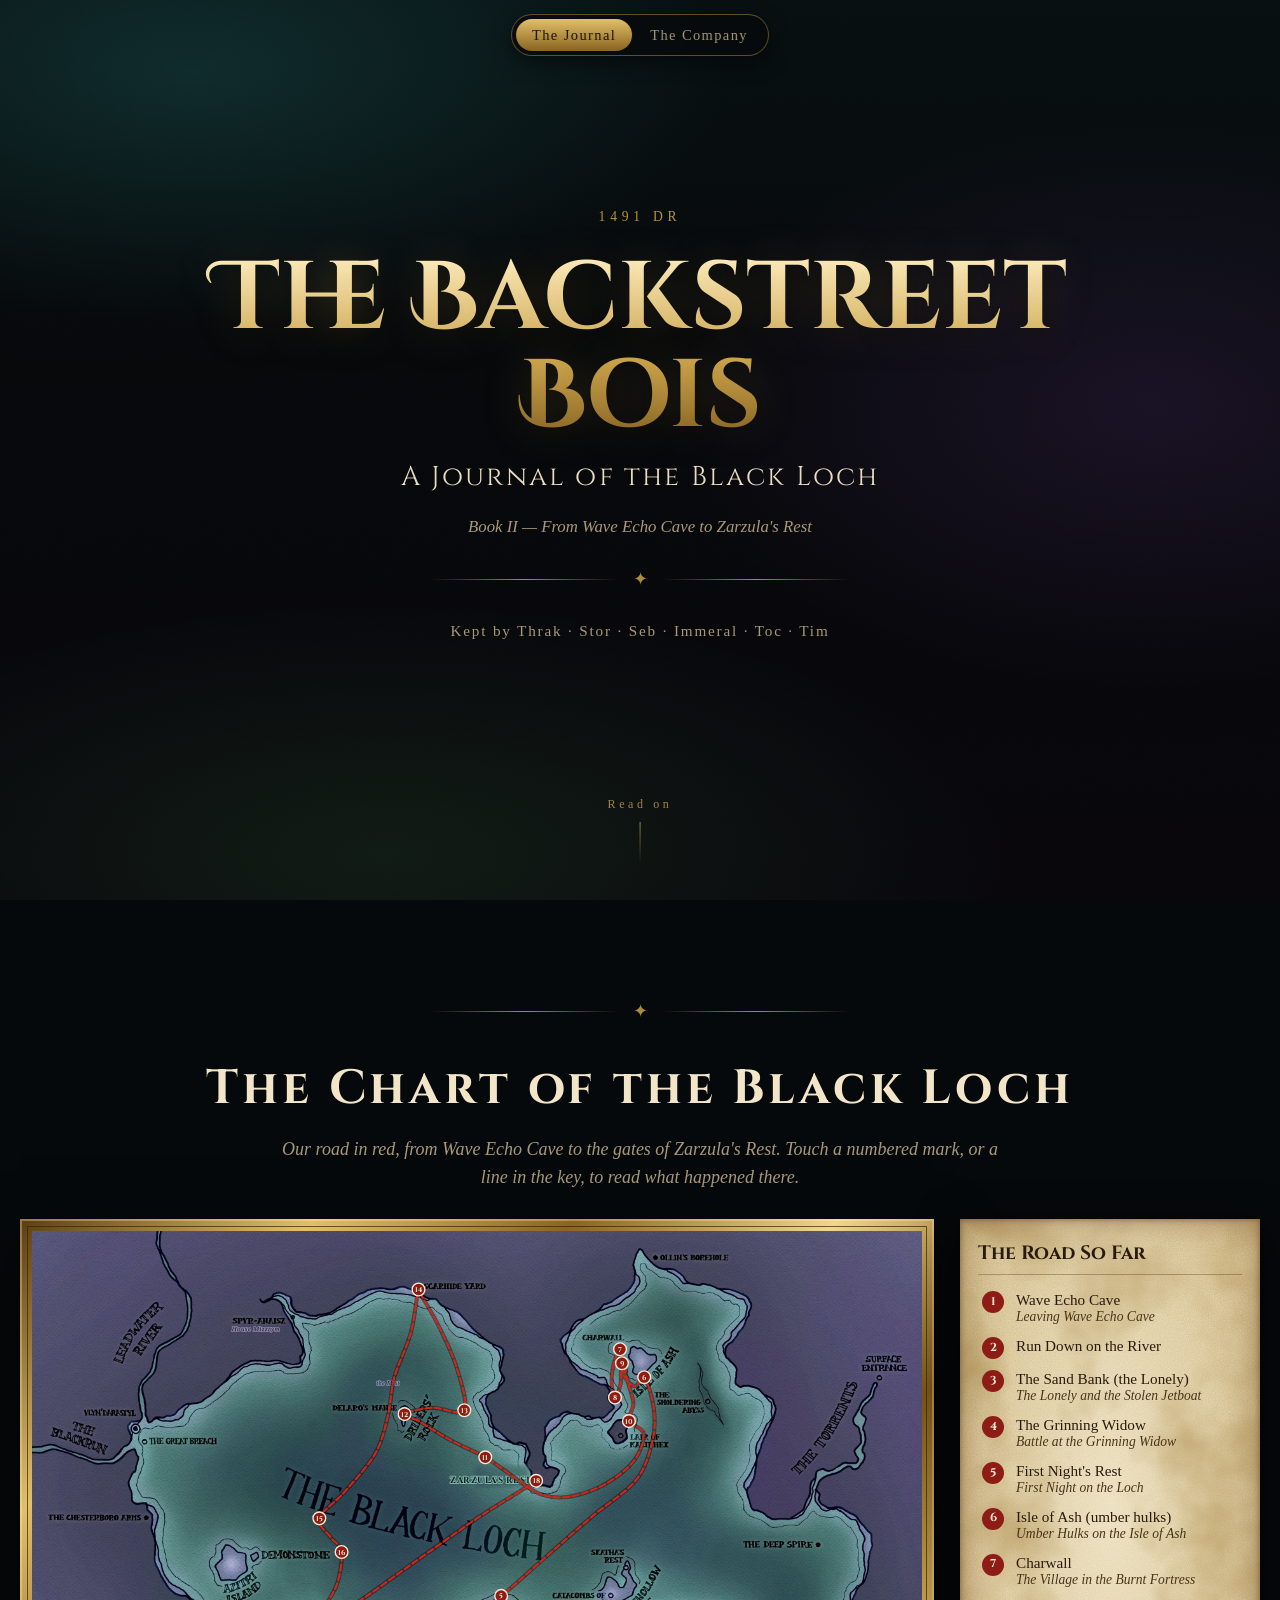
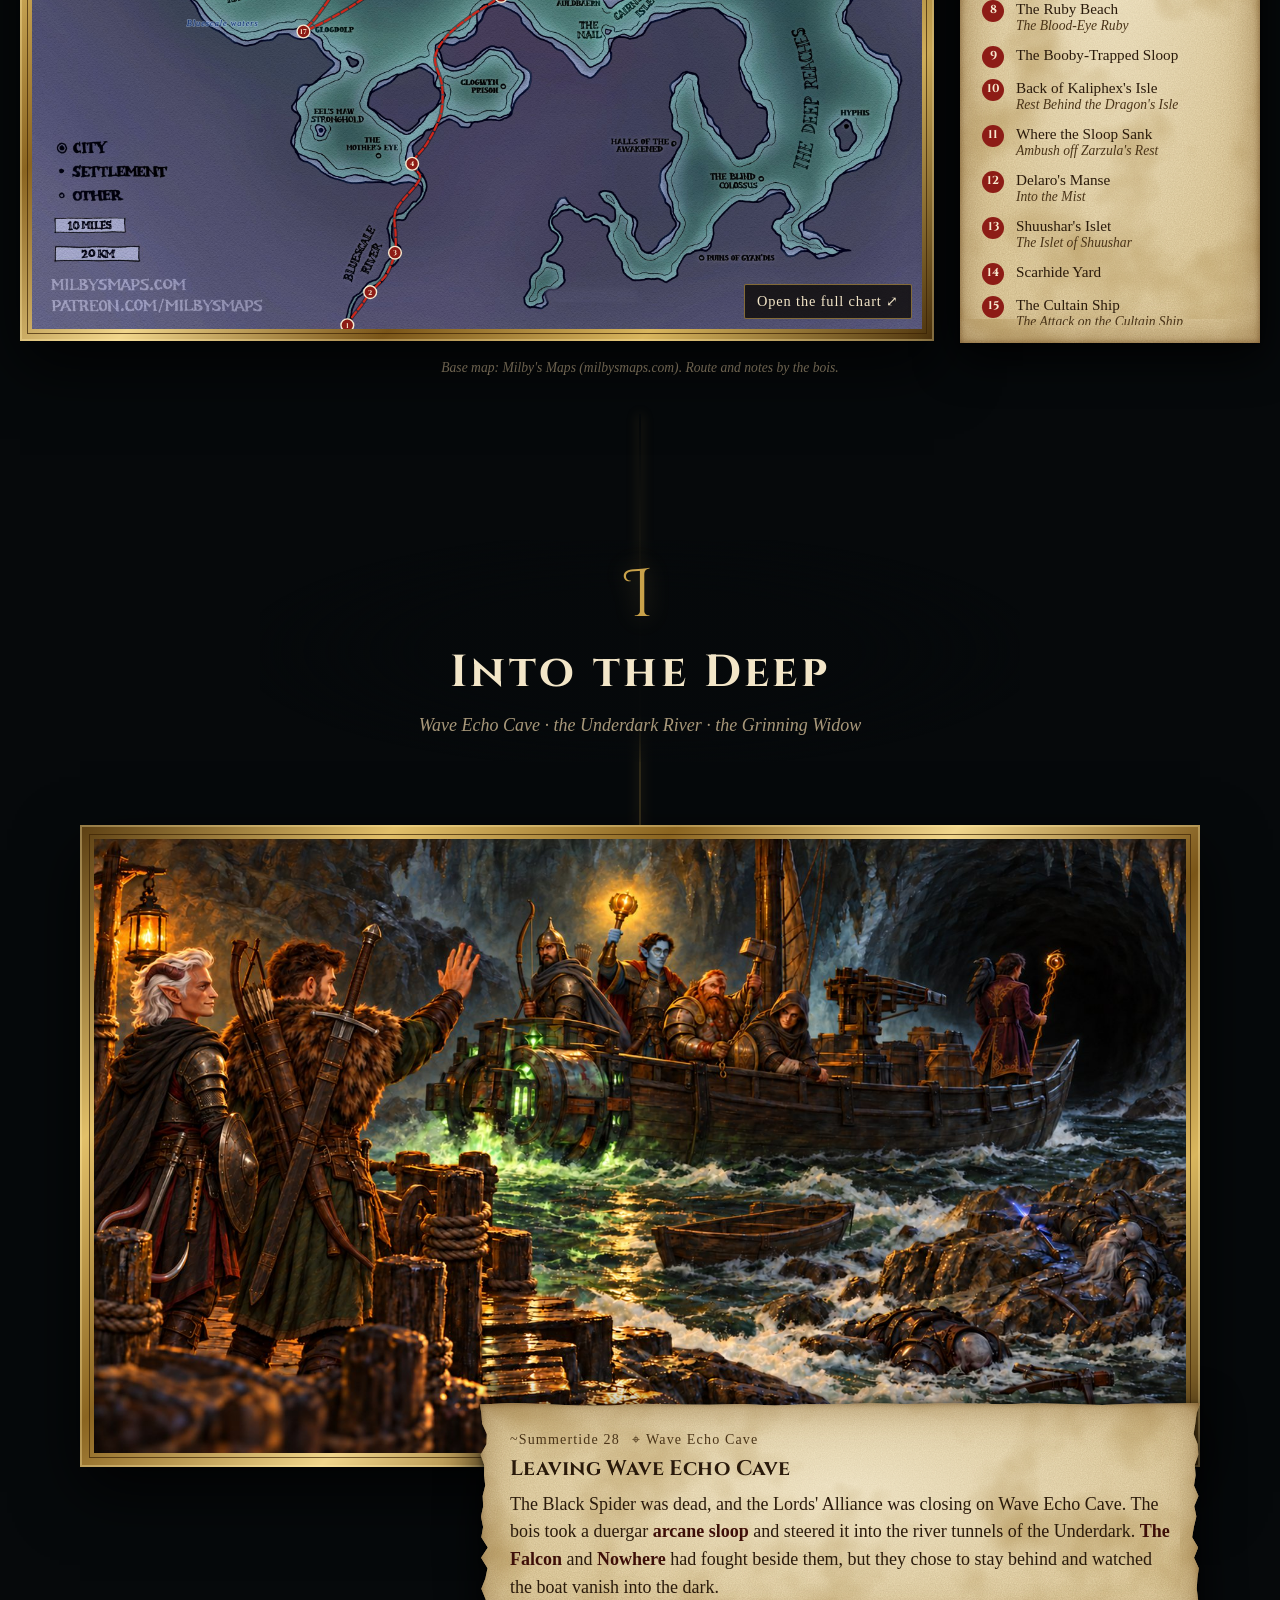
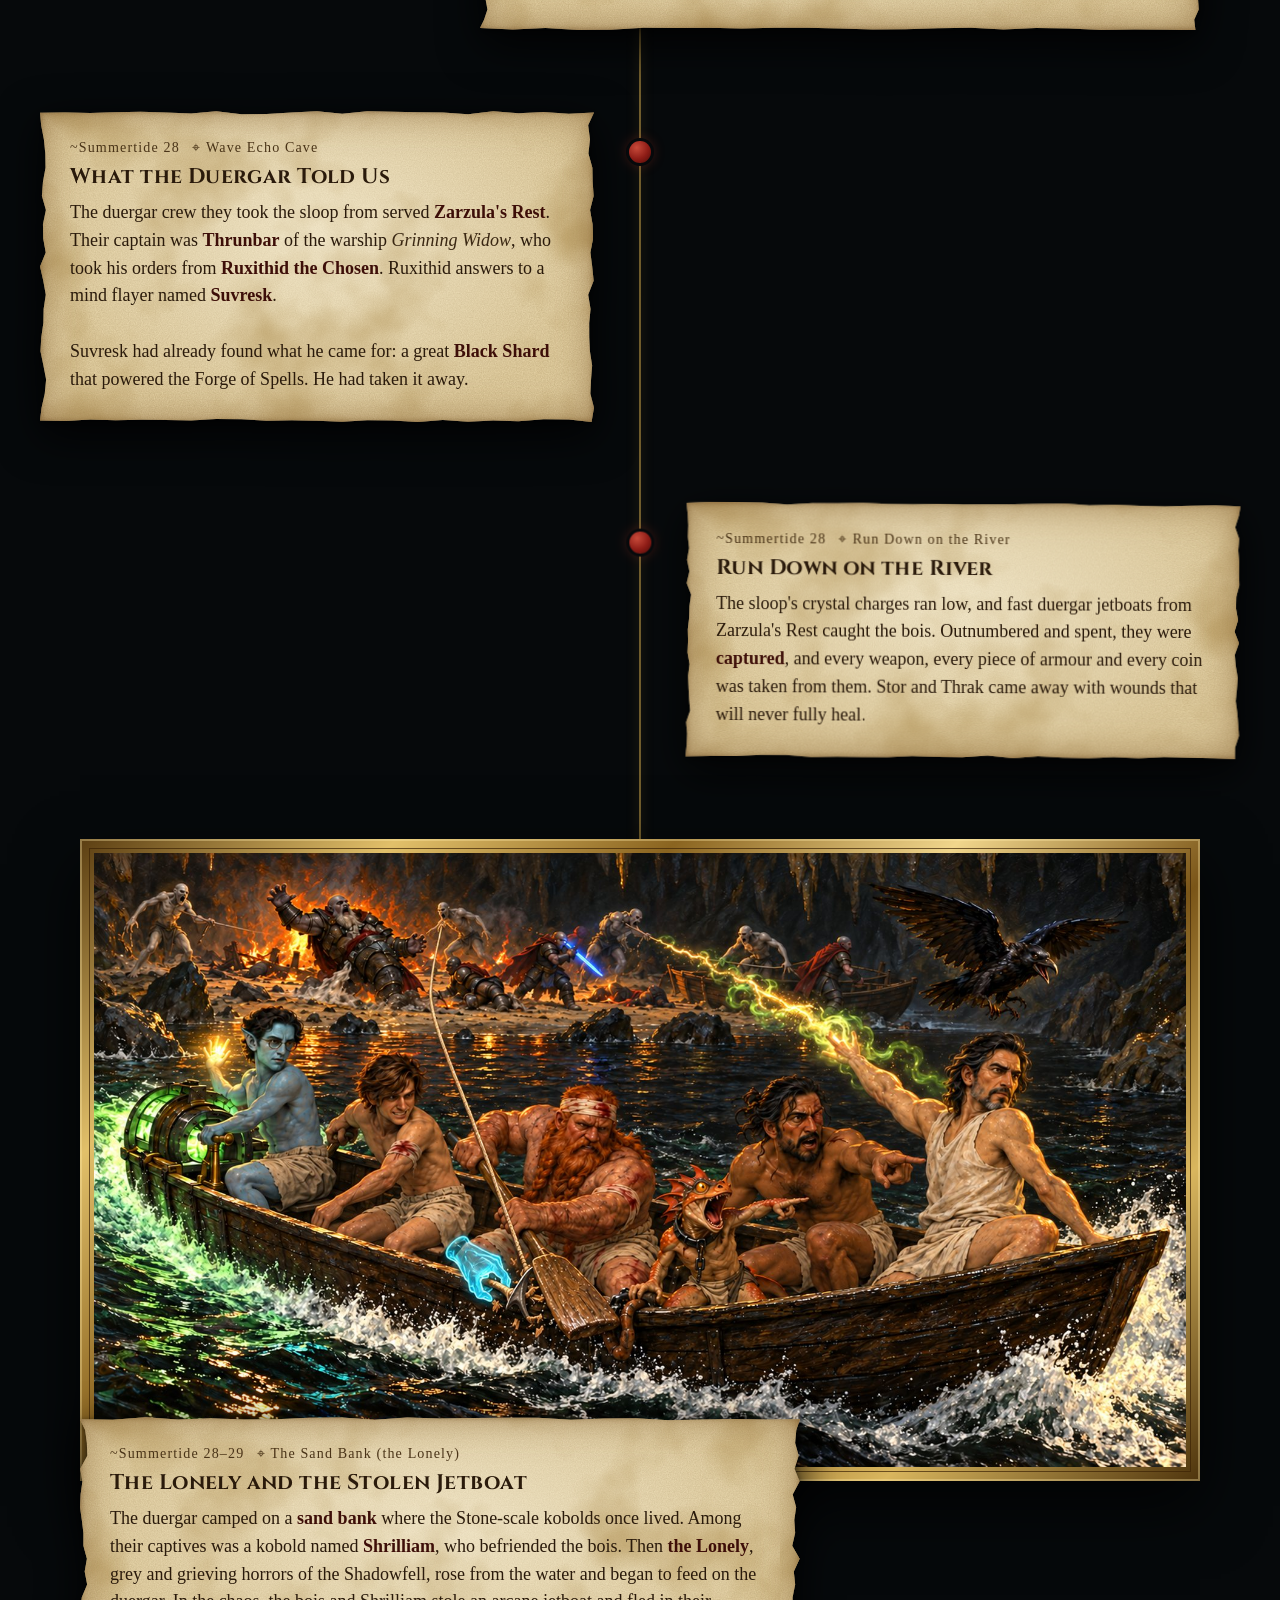
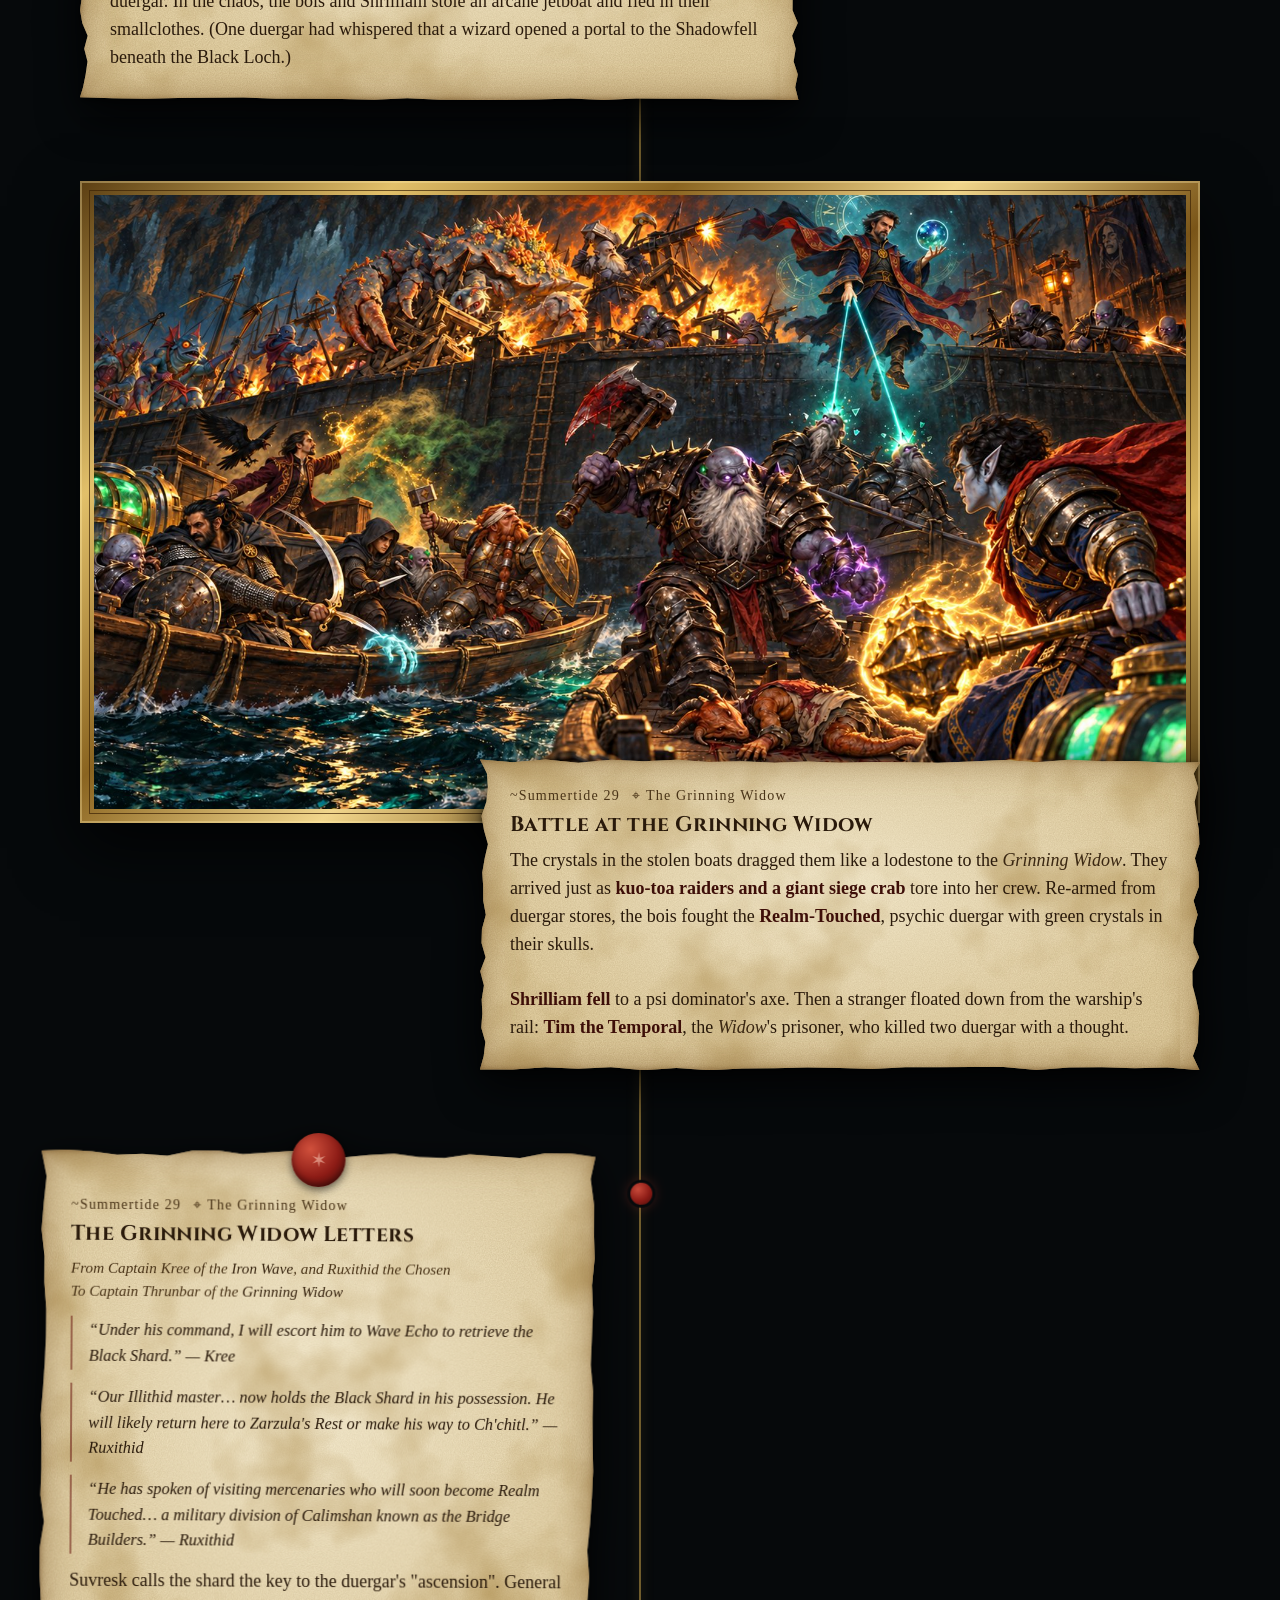
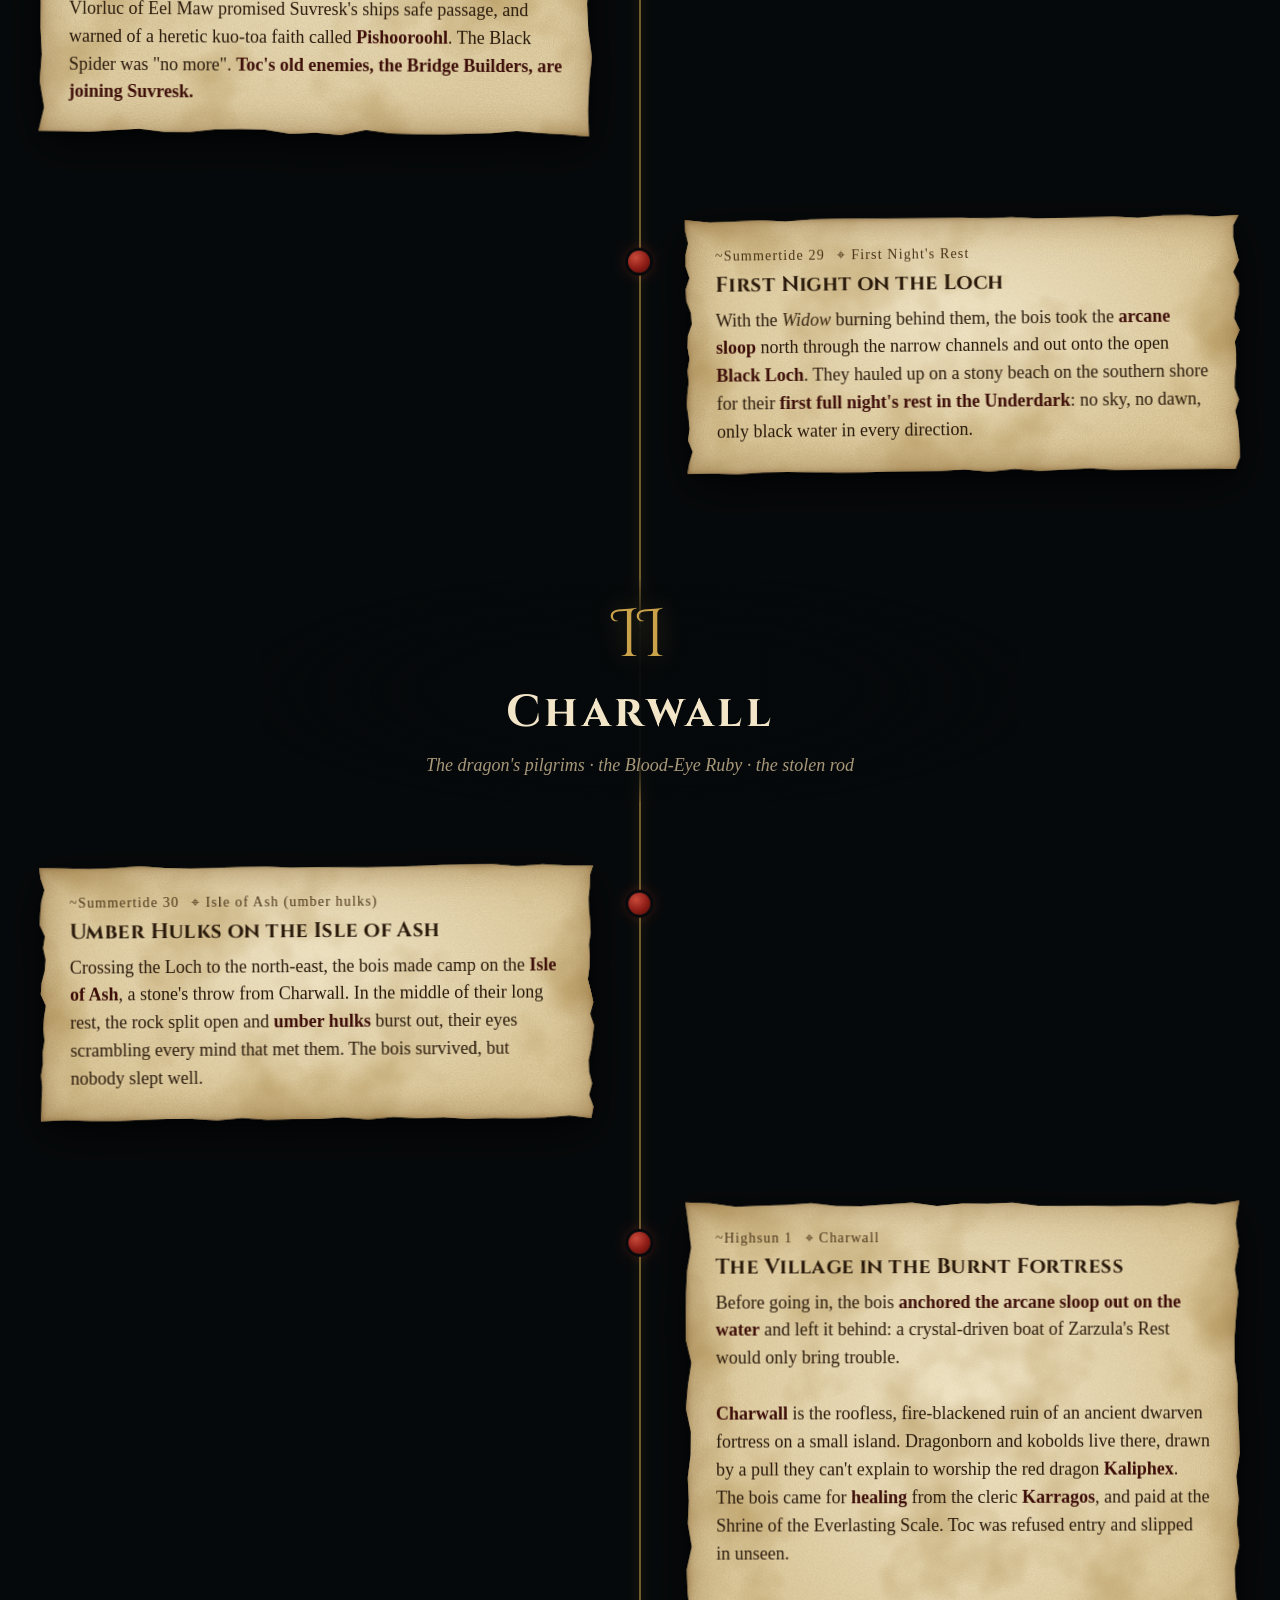
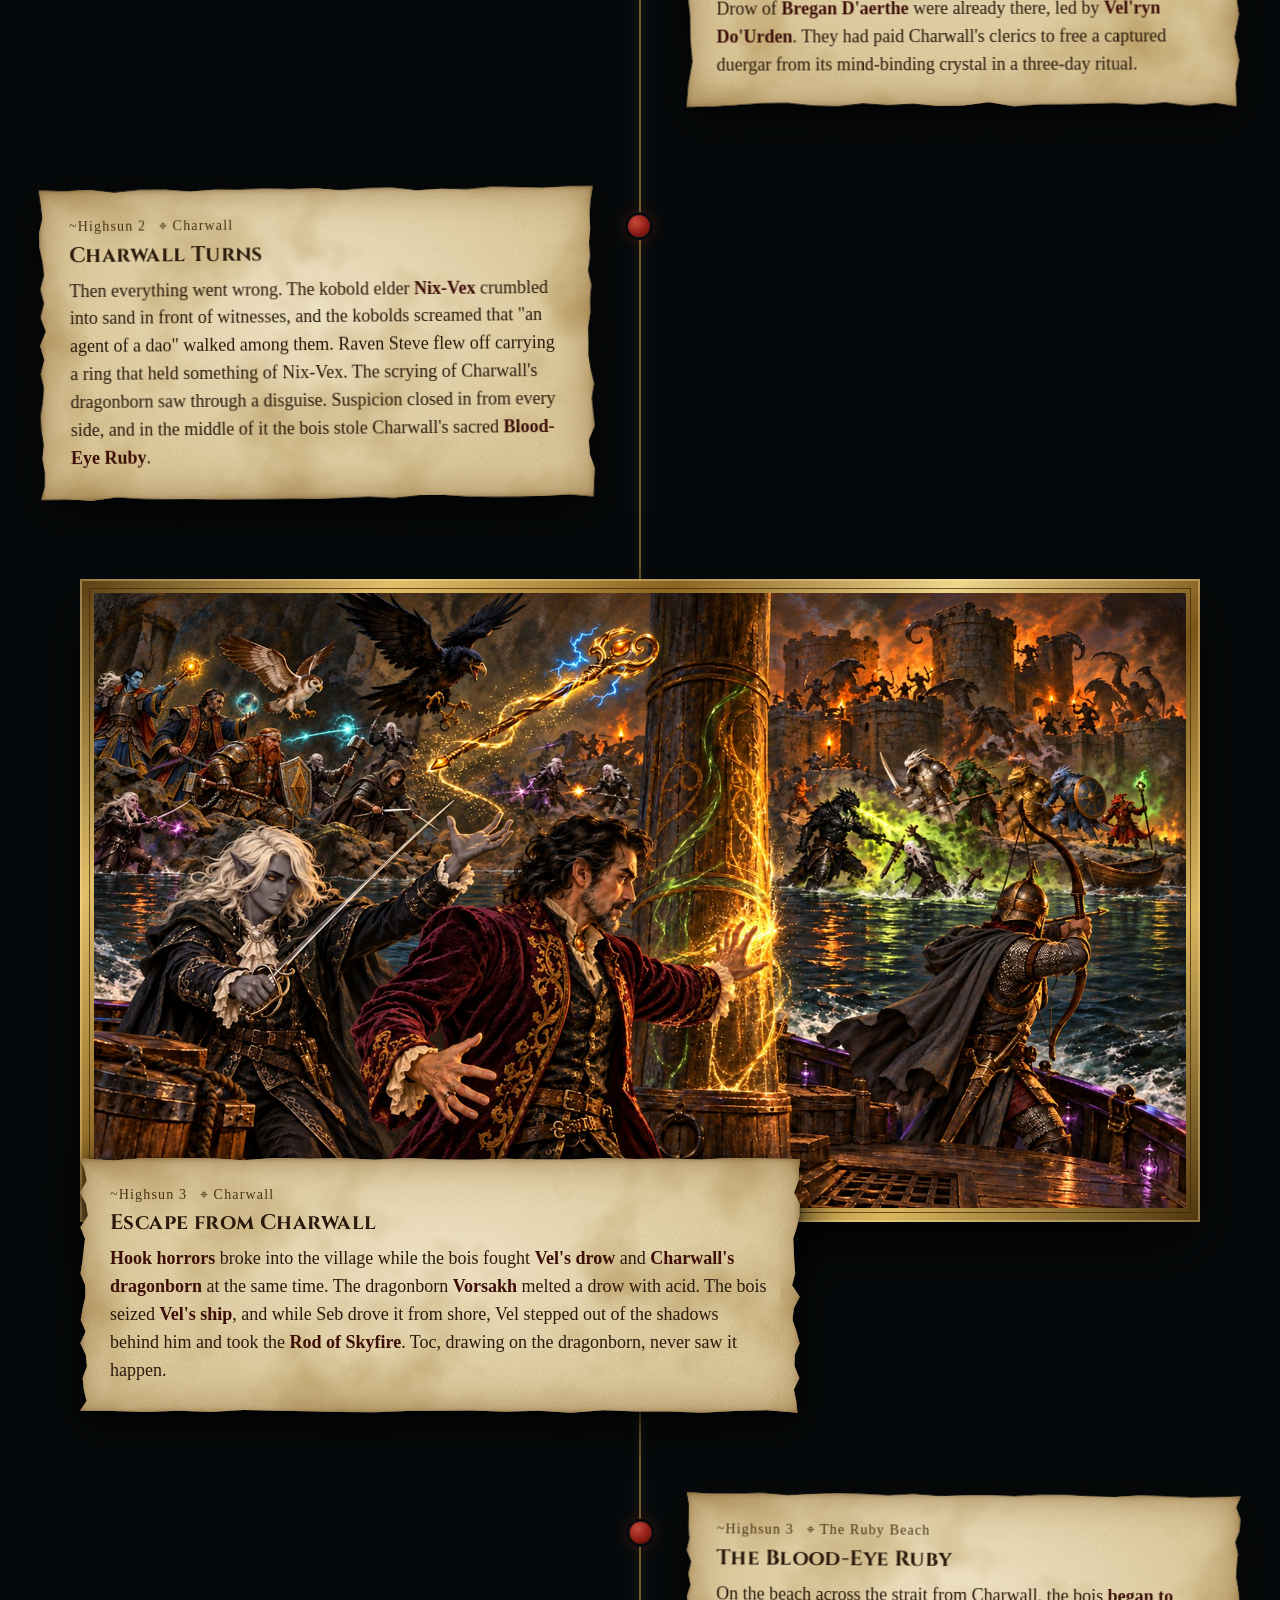
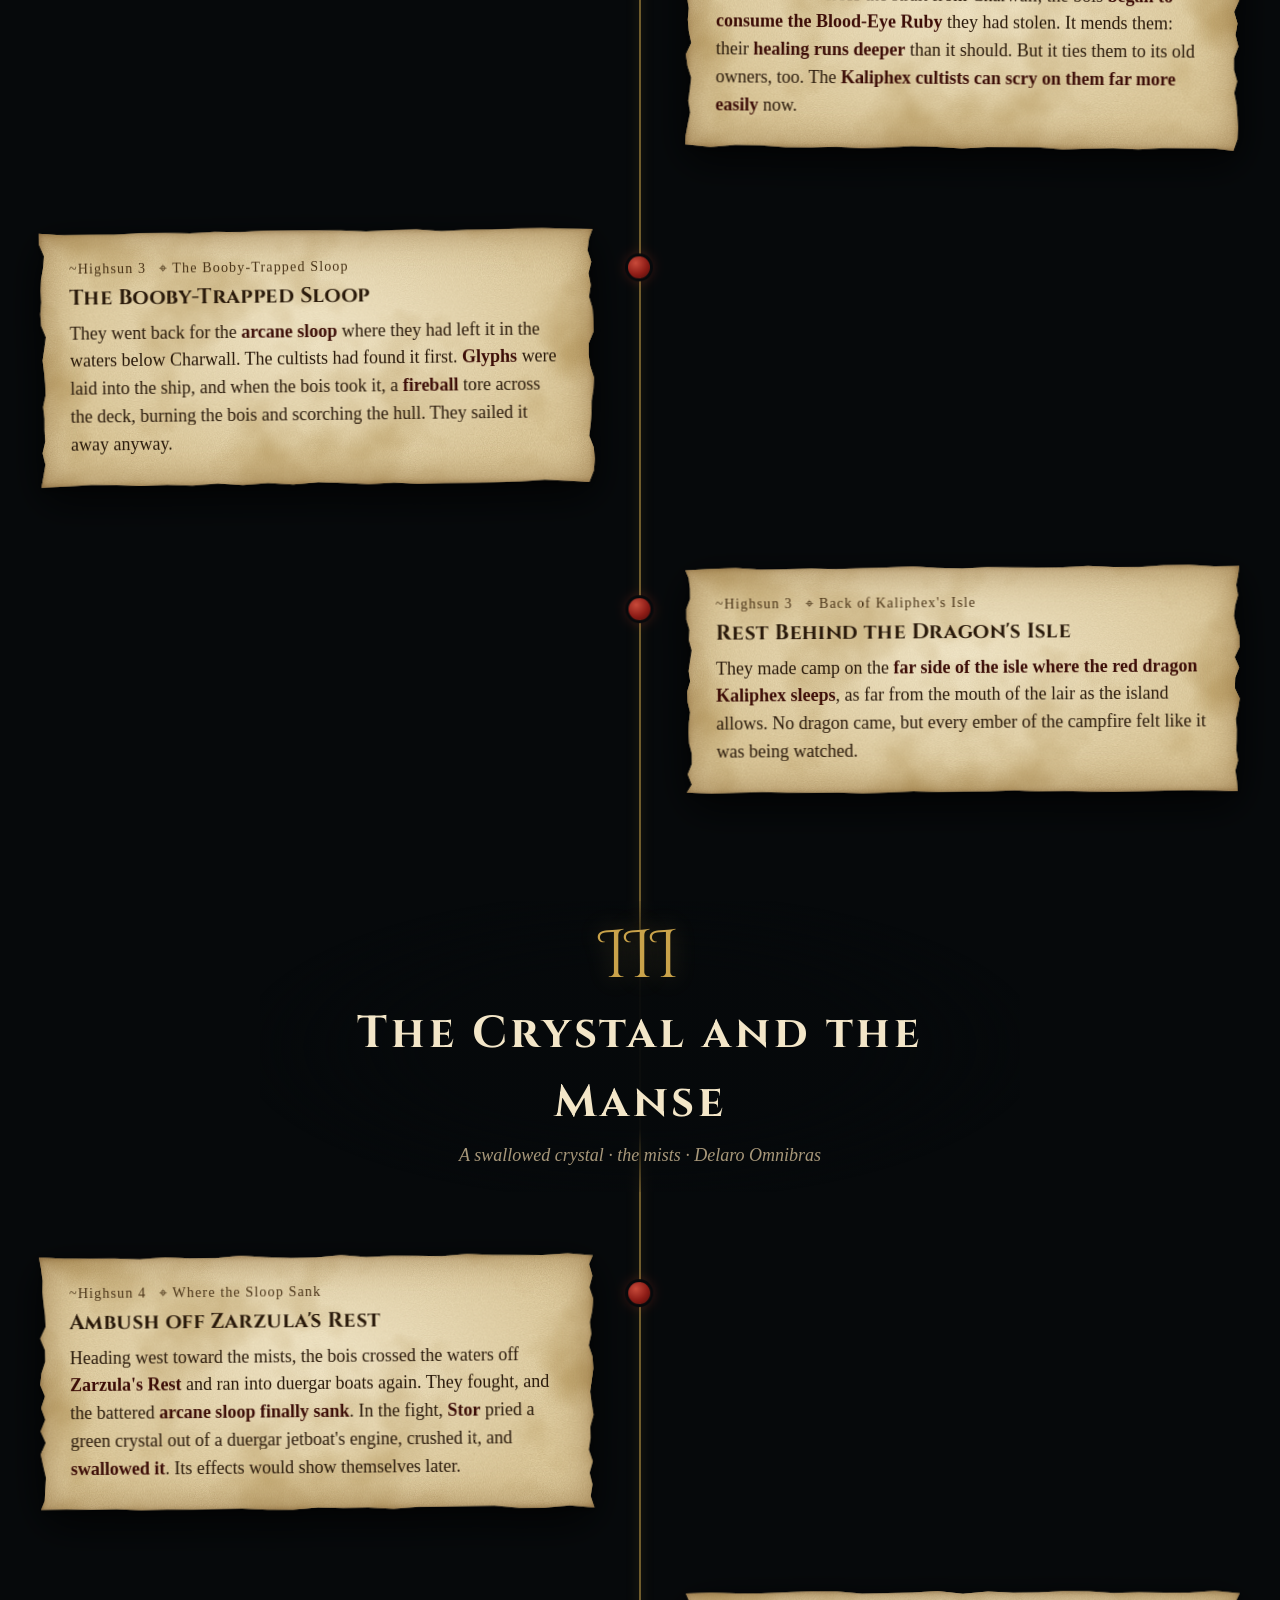
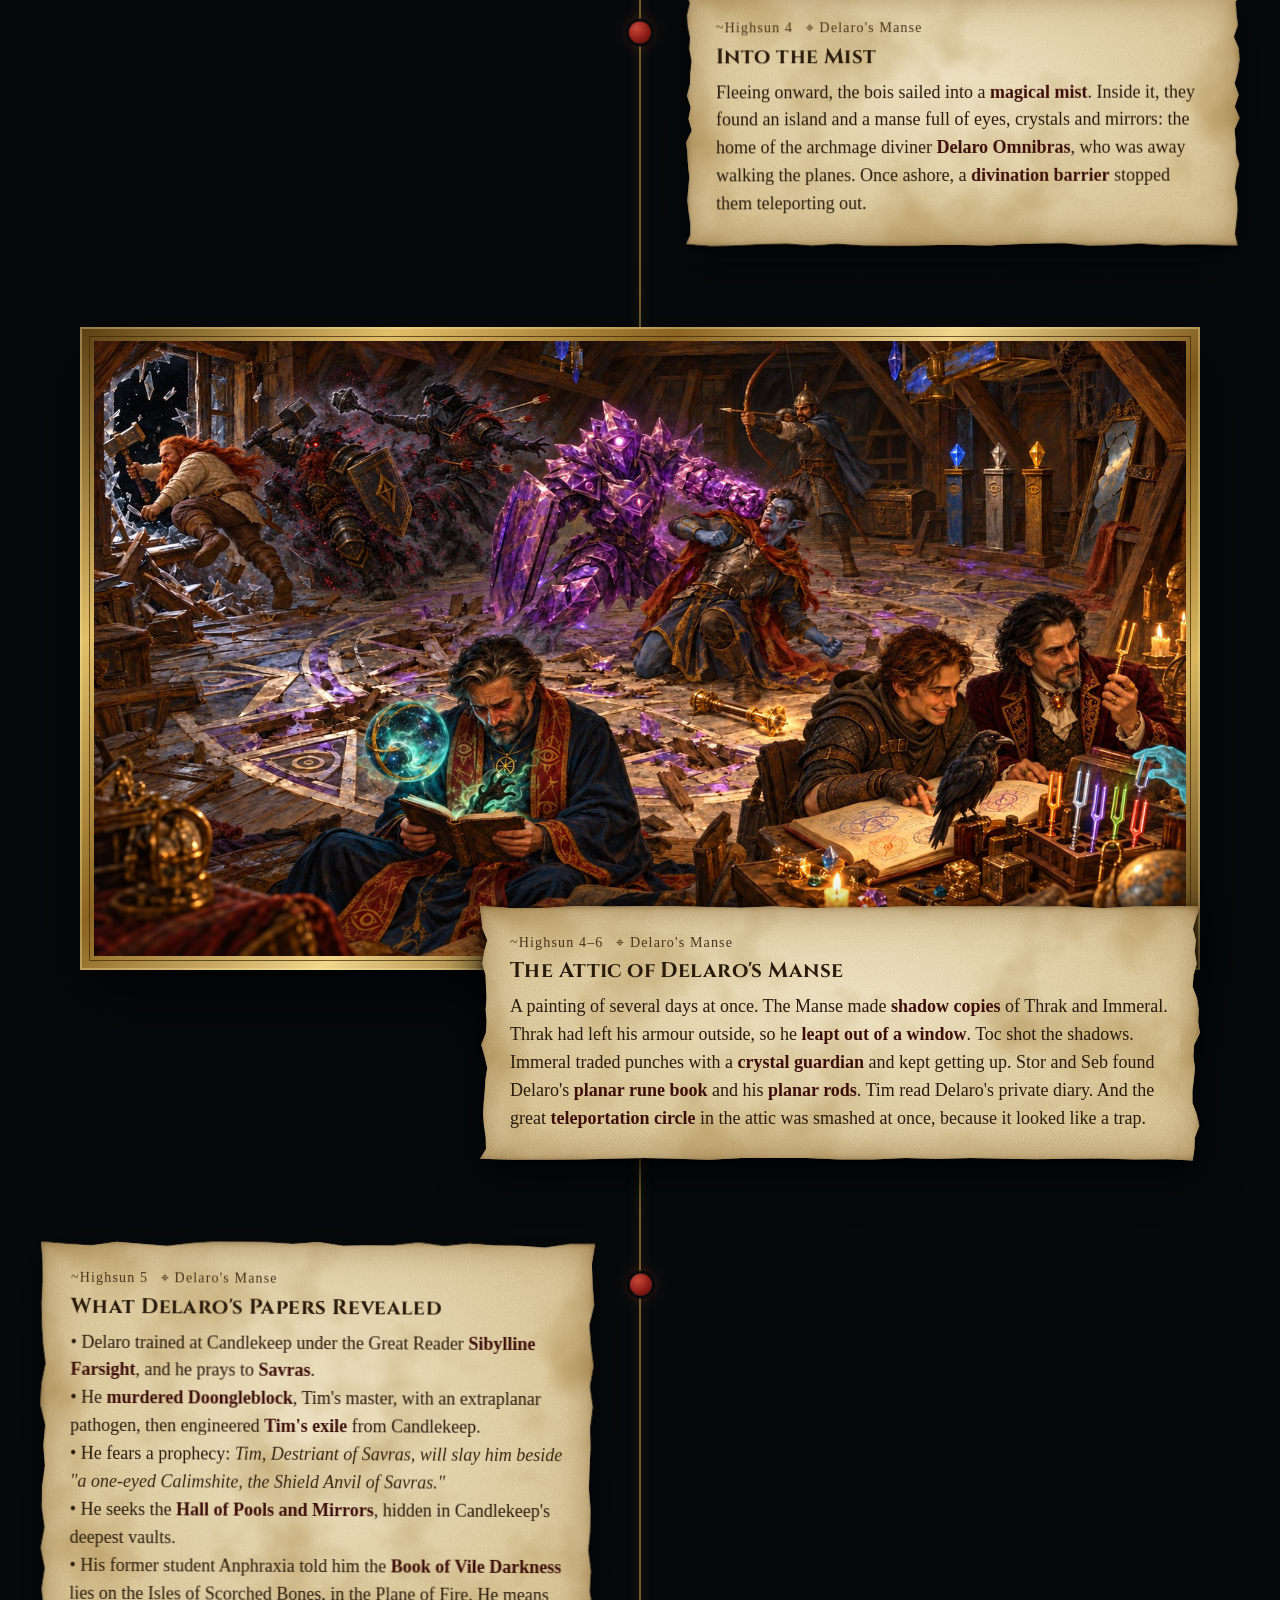
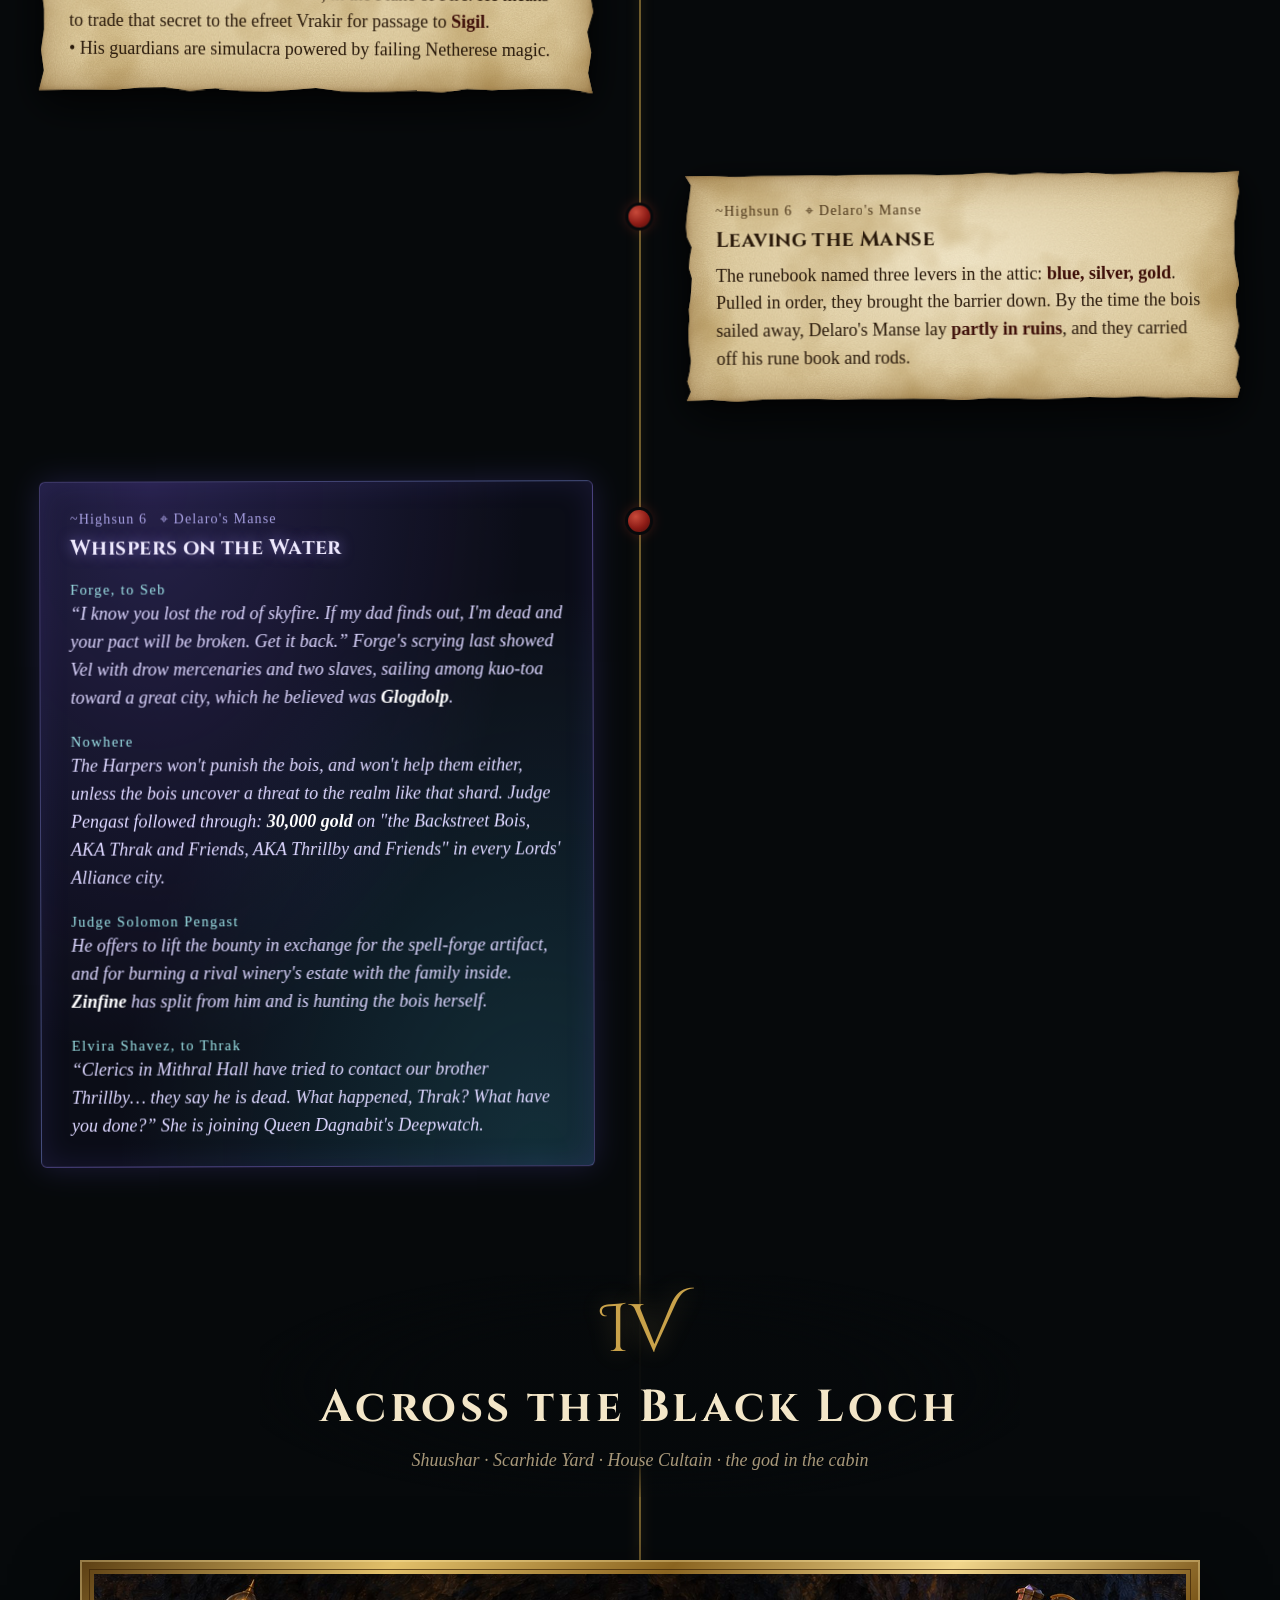
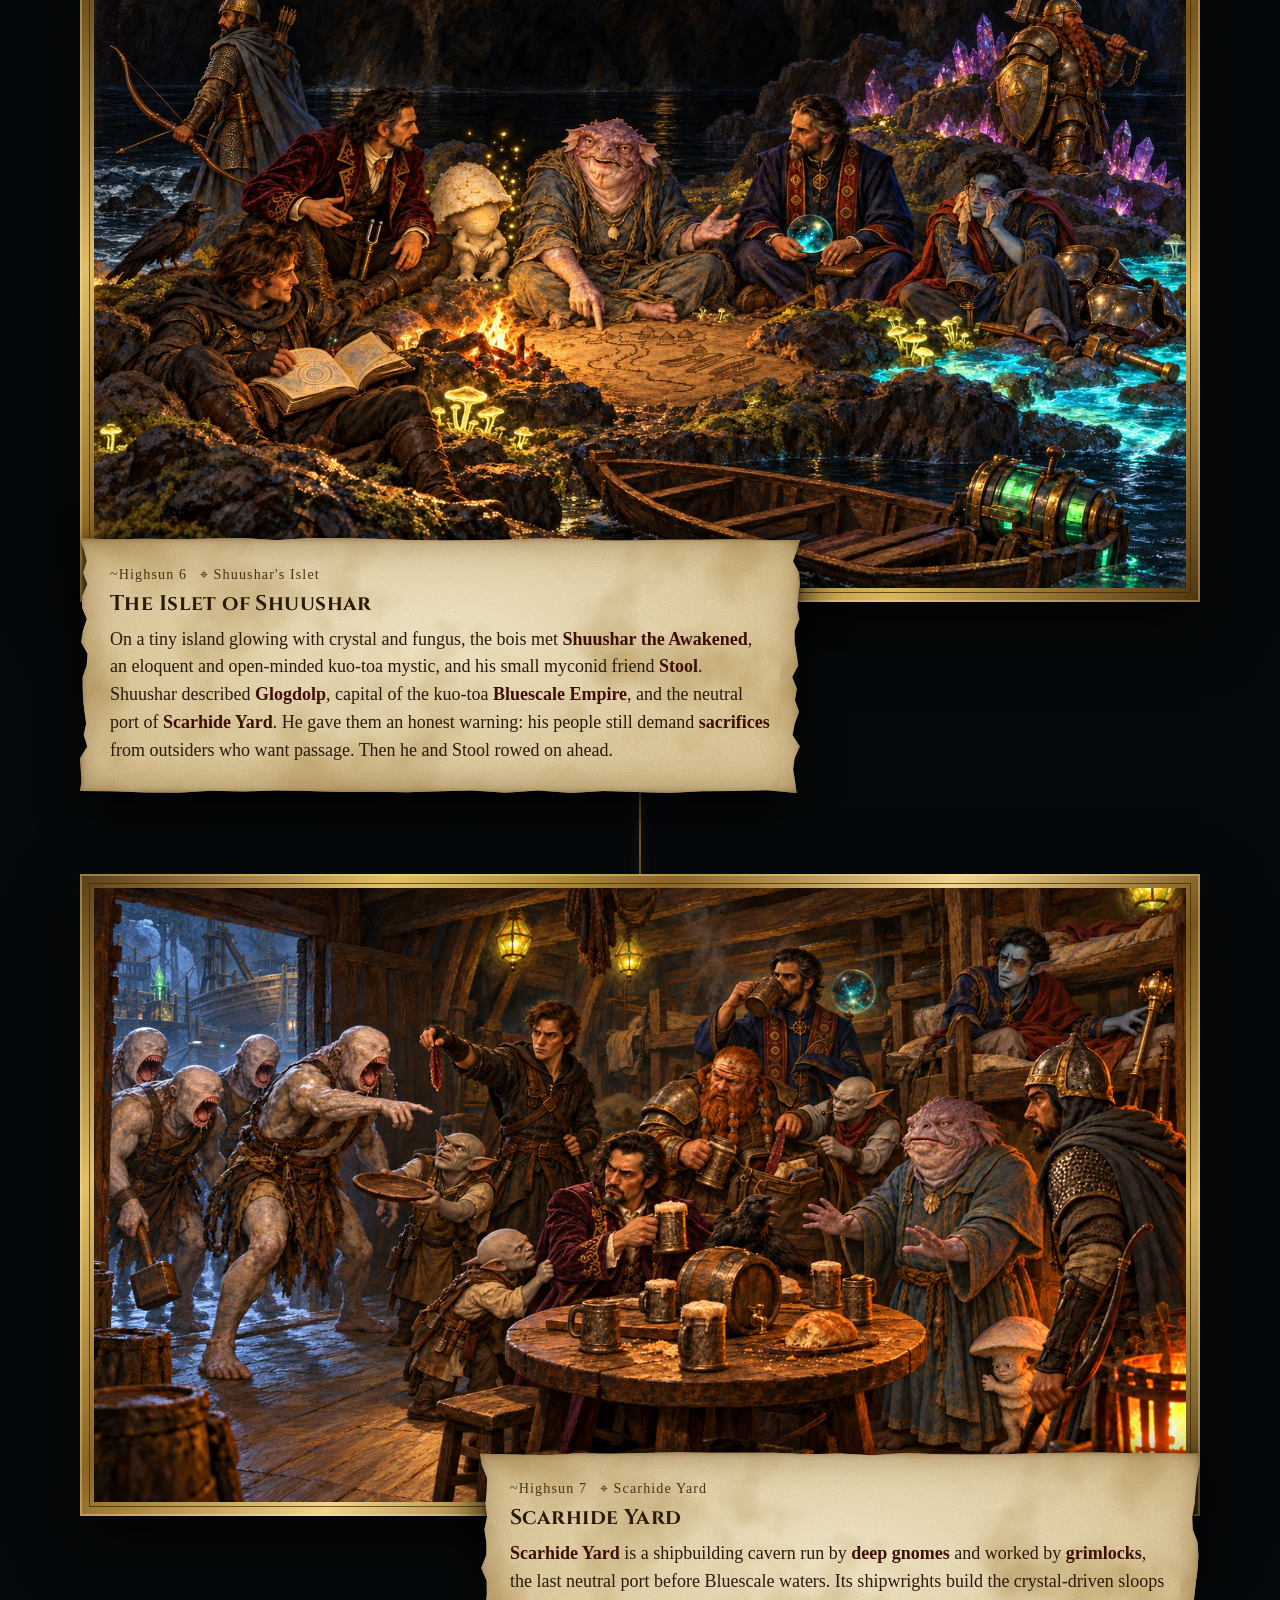
<file: index.html>
<!doctype html>
<html lang="en">
<head>
<meta charset="utf-8">
<meta name="viewport" content="width=device-width, initial-scale=1, viewport-fit=cover">
<title>The Backstreet Bois — Journal of the Black Loch</title>
<meta name="description" content="The Backstreet Bois' journal of the Black Loch: a scrolling record of their journey through the Underdark.">
<meta name="robots" content="noindex, nofollow">
<meta property="og:type" content="website">
<meta property="og:title" content="The Backstreet Bois — Journal of the Black Loch">
<meta property="og:description" content="Book II: from Wave Echo Cave to Zarzula's Rest. Scroll the bois' journey through the Underdark.">
<meta property="og:url" content="https://acbueff.github.io/dnd-journal-the-bois/">
<meta property="og:image" content="https://acbueff.github.io/dnd-journal-the-bois/assets/og-preview.jpg">
<meta property="og:image:width" content="1200">
<meta property="og:image:height" content="630">
<meta name="twitter:card" content="summary_large_image">
<link rel="preconnect" href="https://fonts.googleapis.com">
<link rel="preconnect" href="https://fonts.gstatic.com" crossorigin>
<link href="https://fonts.googleapis.com/css2?family=Cinzel:wght@500;700&family=Cinzel+Decorative:wght@700&family=IM+Fell+English:ital@0;1&family=IM+Fell+English+SC&display=swap" rel="stylesheet">
<link rel="stylesheet" href="style.css?v=202610261931">
</head>
<body>
  <div class="backdrop" aria-hidden="true"></div>
  <div class="motes" aria-hidden="true"></div>
  <nav class="site-nav" aria-label="Site"><a href="index.html" aria-current="page">The Journal</a><a href="company.html">The Company</a></nav>

  <header class="hero" id="top">
    <div class="hero-inner">
      <div class="kicker" id="hero-kicker"></div>
      <h1 id="hero-title"></h1>
      <p class="sub" id="hero-sub"></p>
      <p class="book" id="hero-book"></p>
      <div class="flourish">✦</div>
      <p class="owners">Kept by Thrak · Stor · Seb · Immeral · Toc · Tim</p>
    </div>
    <a class="scroll-cue" href="#chart">Read on<span></span></a>
  </header>

  <section class="chart-section" id="chart" aria-labelledby="chart-title">
    <div class="chart-head">
      <div class="flourish">✦</div>
      <h2 id="chart-title">The Chart of the Black Loch</h2>
      <p>Our road in red, from Wave Echo Cave to the gates of Zarzula's Rest. Touch a numbered mark, or a line in the key, to read what happened there.</p>
    </div>
    <div class="chart-layout">
      <div class="map-frame">
        <div id="big-chart"></div>
        <button type="button" class="map-open" id="open-full-map">Open the full chart ⤢</button>
      </div>
      <div class="chart-key parch-wrap">
        <div class="parchment">
          <h3>The Road So Far</h3>
          <ol class="legend" id="chart-legend"></ol>
        </div>
      </div>
    </div>
    <p class="chart-credit" id="chart-credit"></p>
  </section>

  <main class="timeline" id="timeline">
    <div class="spine" aria-hidden="true"></div>
  </main>

  <section class="dossier" id="dossier" aria-labelledby="dossier-title">
    <div class="ledger-head">
      <div class="flourish">❦</div>
      <h2 id="dossier-title">The Web Around Suvresk</h2>
      <p id="dossier-sub"></p>
    </div>
    <div class="dossier-grid" id="dossier-grid"></div>
  </section>

  <section class="ledger" id="ledger" aria-labelledby="ledger-title">
    <div class="ledger-head">
      <div class="flourish">❦</div>
      <h2 id="ledger-title">The Ledger of What We Know</h2>
      <p>Missions, debts, enemies and questions, as they stand.</p>
    </div>
    <div class="ledger-grid" id="ledger-grid"></div>
  </section>

  <footer>
    <div class="flourish">✦</div>
    The ink is still wet. More pages will follow.
  </footer>

  <aside class="mini-chart hidden" id="mini-chart" aria-label="Where we are on the chart">
    <div class="chart-sheet">
      <div class="mini-title"><b id="mini-place">The Black Loch</b><button type="button" id="mini-toggle" aria-expanded="true">hide</button></div>
      <div id="mini-chart-svg"></div>
    </div>
  </aside>

  <div class="full-map" id="full-map" hidden role="dialog" aria-modal="true" aria-label="The full chart of the Black Loch">
    <button class="close" type="button" aria-label="Close the chart">×</button>
    <div class="full-map-scroll"><div id="full-map-svg"></div></div>
  </div>

  <div class="lightbox" id="lightbox" hidden role="dialog" aria-modal="true" aria-label="Painting">
    <button class="close" type="button" aria-label="Close">×</button>
    <figure style="margin:0"><img alt=""><p></p></figure>
  </div>

  <script src="journal.js?v=202610261931"></script>
  <script src="app.js?v=202610261931"></script>
</body>
</html>
</file>
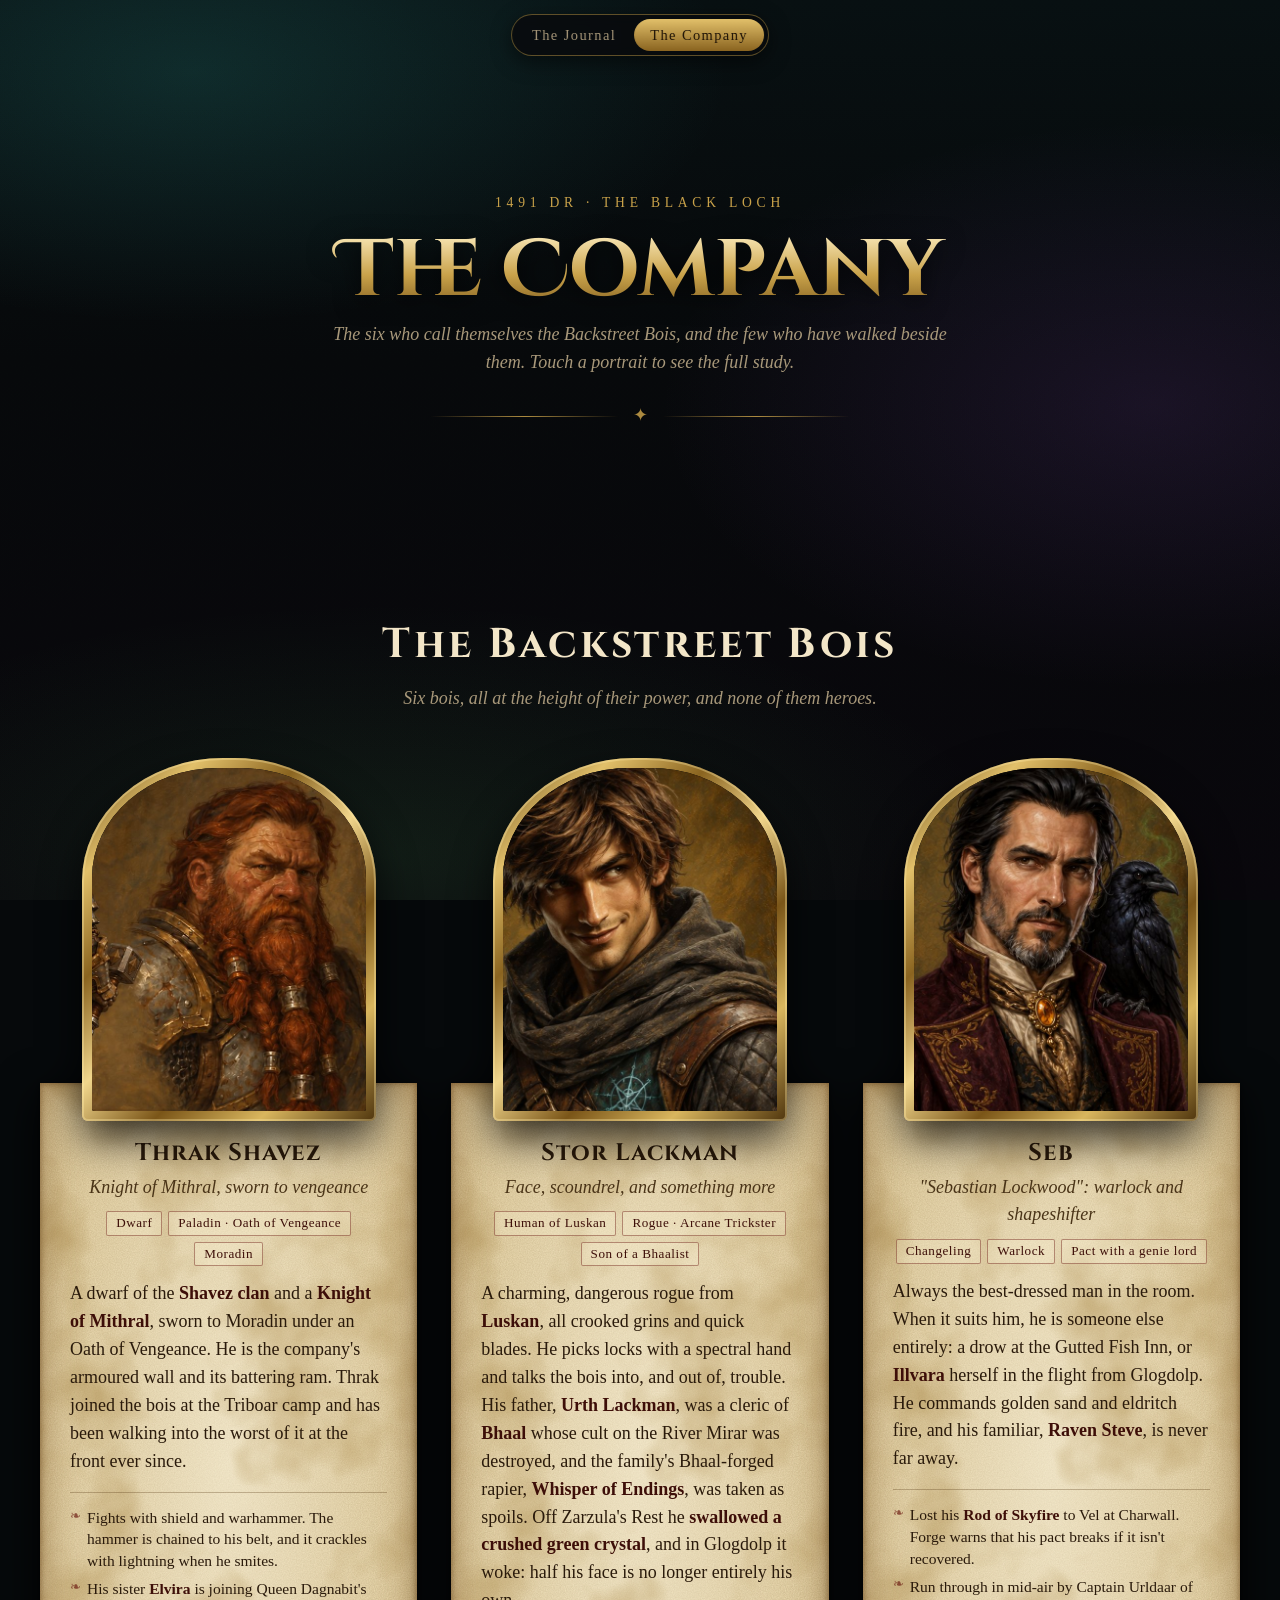
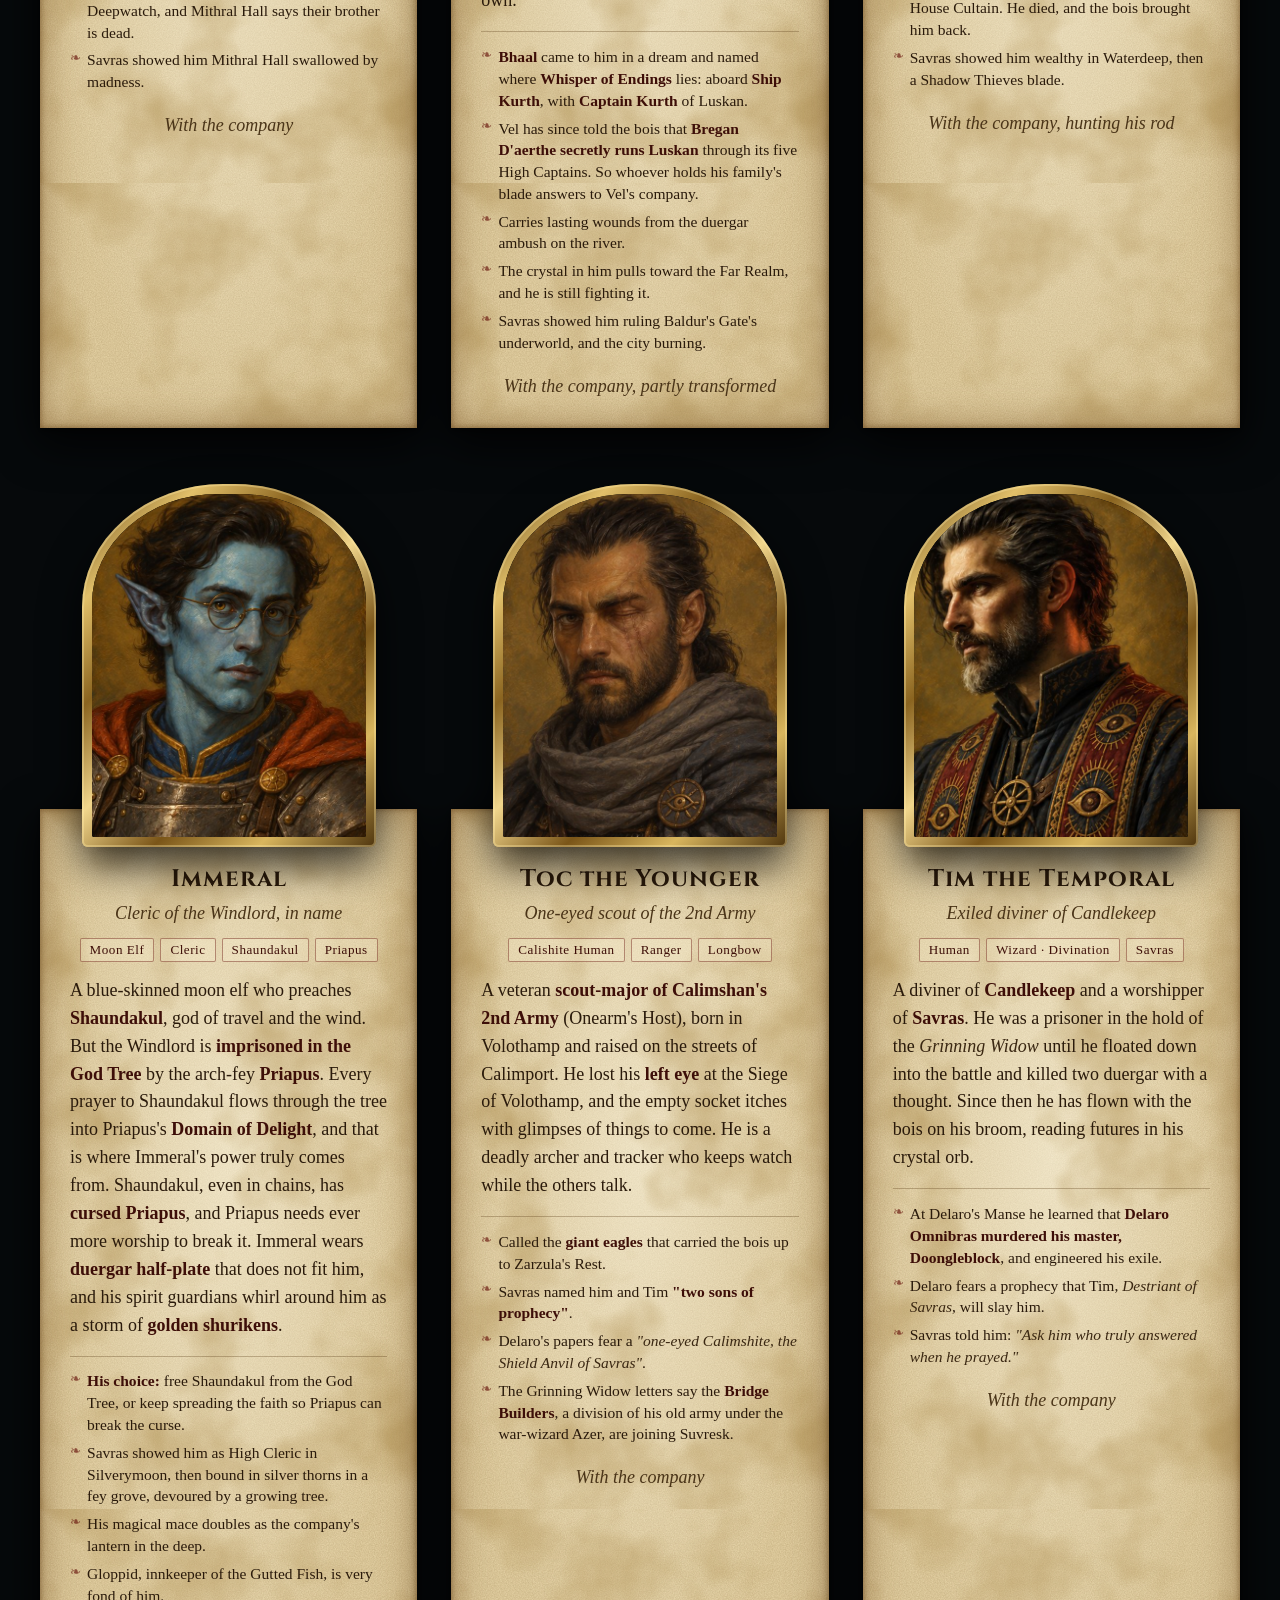
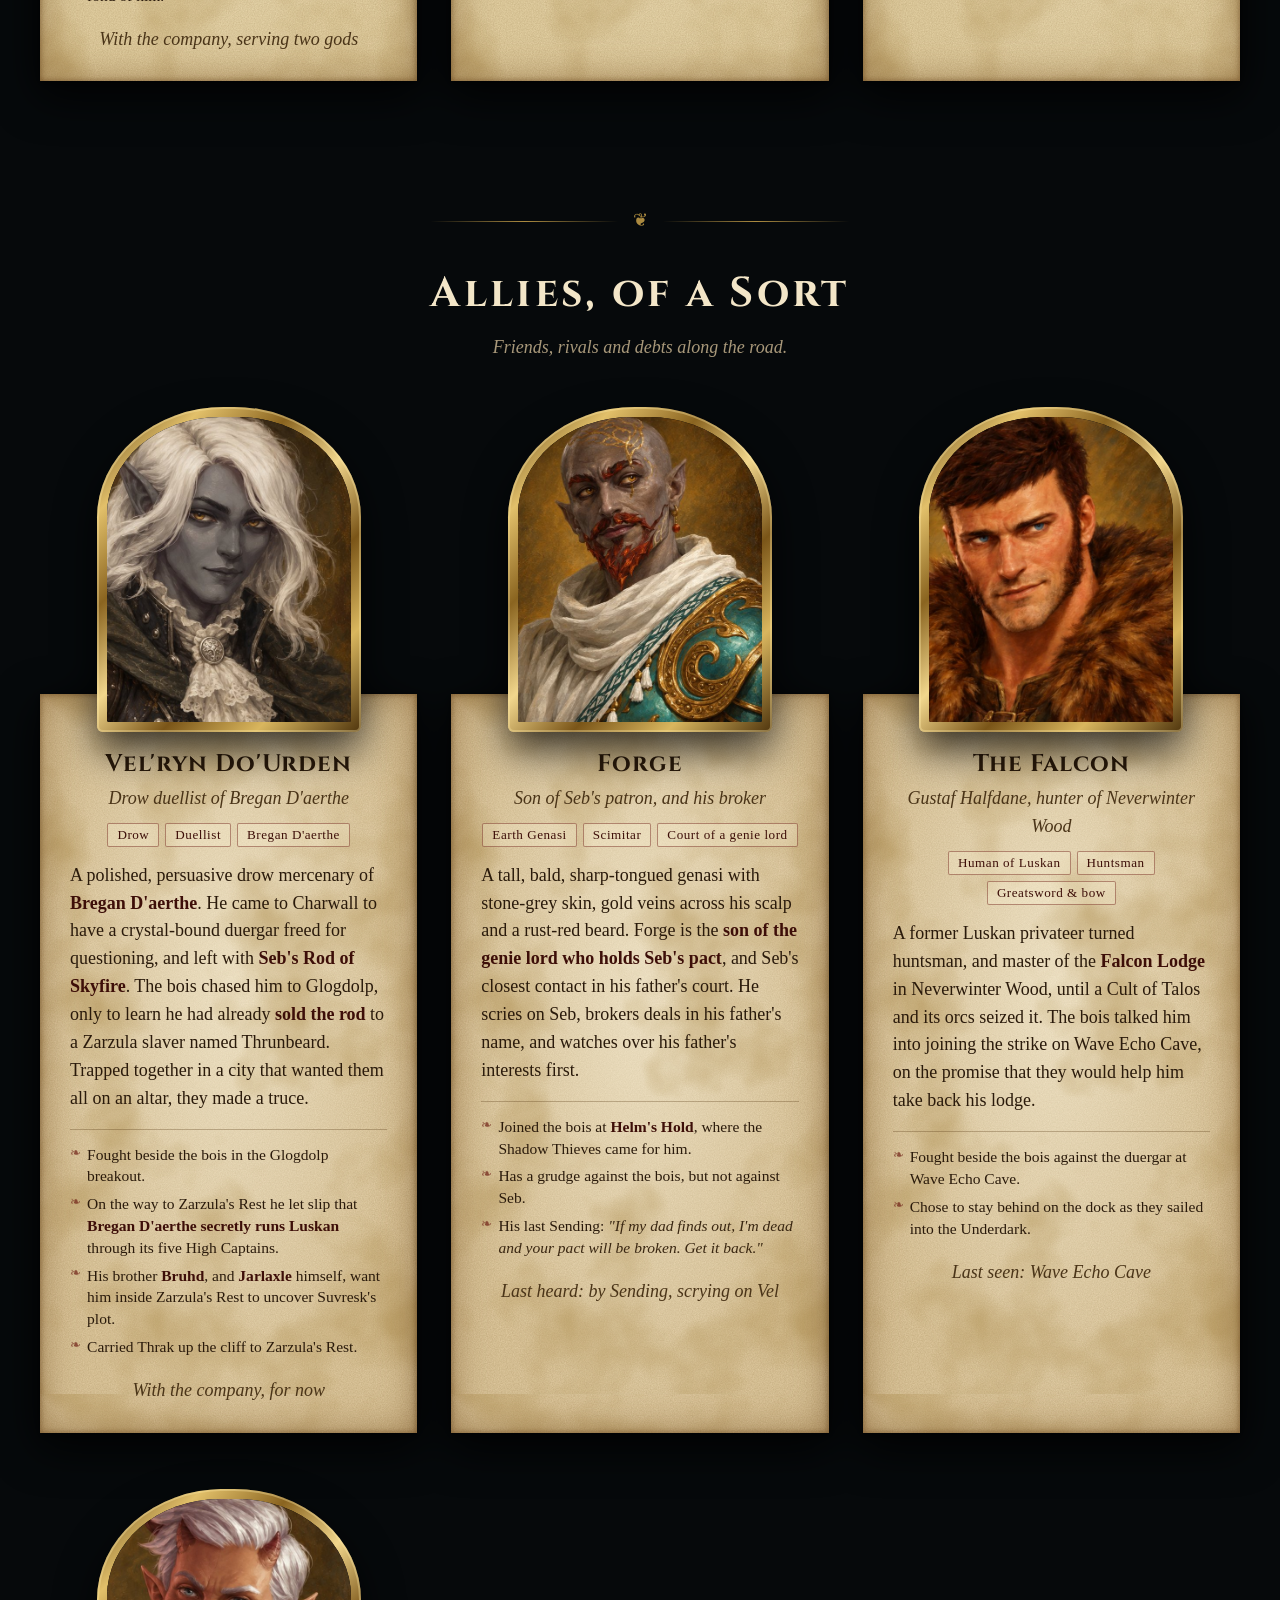
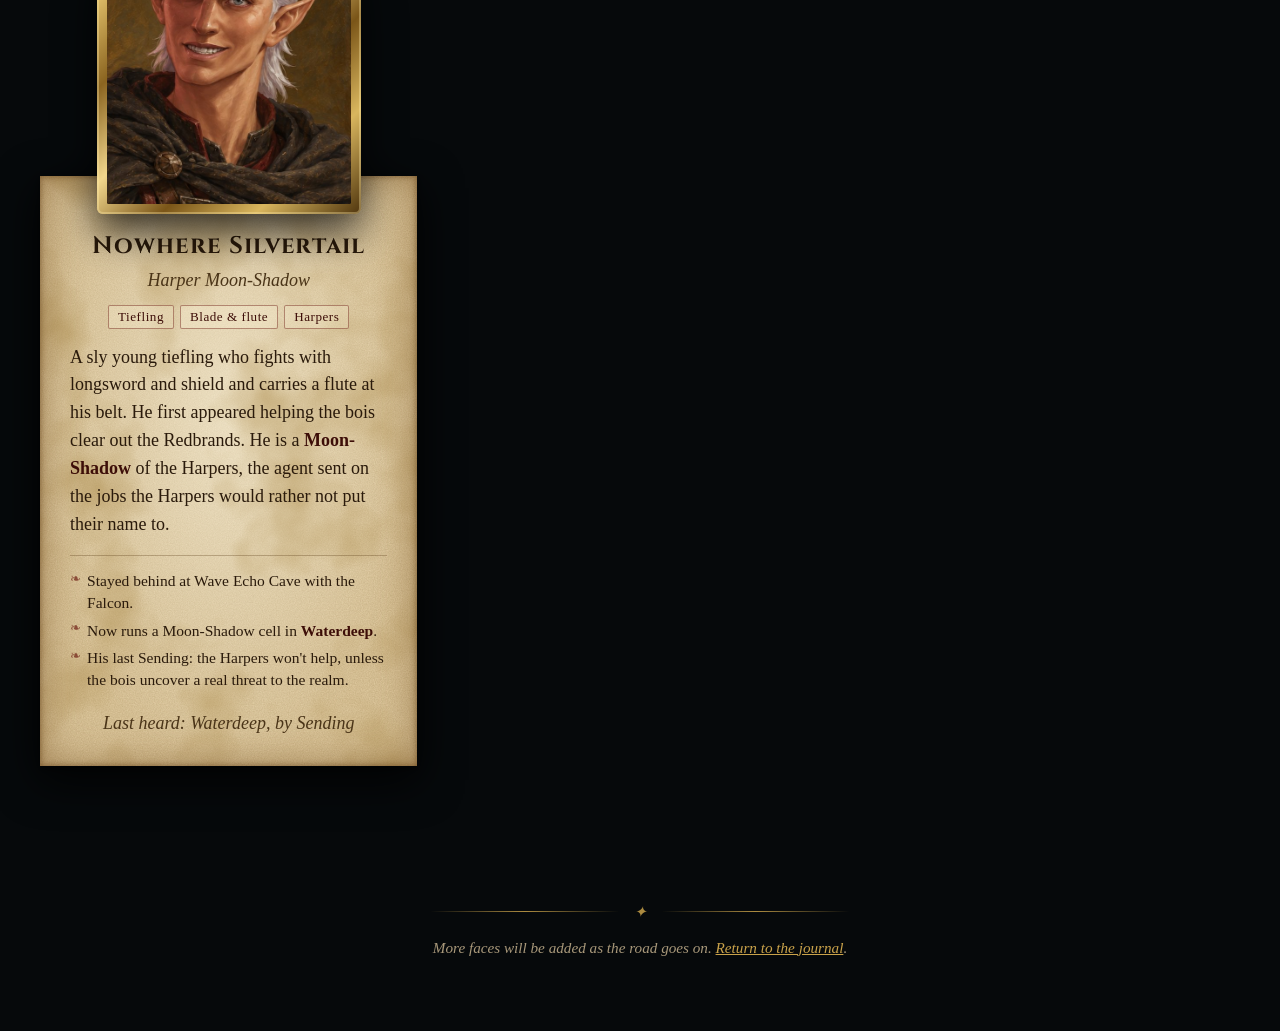
<file: company.html>
<!doctype html>
<html lang="en">
<head>
<meta charset="utf-8">
<meta name="viewport" content="width=device-width, initial-scale=1, viewport-fit=cover">
<title>The Company — The Backstreet Bois</title>
<meta name="description" content="The Backstreet Bois and the allies who walk with them: portraits and short profiles.">
<meta name="robots" content="noindex, nofollow">
<meta property="og:type" content="website">
<meta property="og:title" content="The Company — The Backstreet Bois">
<meta property="og:description" content="Portraits of the bois and their allies of the Black Loch.">
<meta property="og:url" content="https://acbueff.github.io/dnd-journal-the-bois/company.html">
<meta property="og:image" content="https://acbueff.github.io/dnd-journal-the-bois/assets/og-preview.jpg">
<meta name="twitter:card" content="summary_large_image">
<link rel="preconnect" href="https://fonts.googleapis.com">
<link rel="preconnect" href="https://fonts.gstatic.com" crossorigin>
<link href="https://fonts.googleapis.com/css2?family=Cinzel:wght@500;700&family=Cinzel+Decorative:wght@700&family=IM+Fell+English:ital@0;1&family=IM+Fell+English+SC&display=swap" rel="stylesheet">
<link rel="stylesheet" href="style.css?v=202610261931">
</head>
<body>
  <div class="backdrop" aria-hidden="true"></div>
  <nav class="site-nav" aria-label="Site"><a href="index.html">The Journal</a><a href="company.html" aria-current="page">The Company</a></nav>

  <header class="company-hero">
    <div>
      <div class="kicker">1491 DR · The Black Loch</div>
      <h1>The Company</h1>
      <p>The six who call themselves the Backstreet Bois, and the few who have walked beside them. Touch a portrait to see the full study.</p>
      <div class="flourish">✦</div>
    </div>
  </header>

  <main>
    <section class="roster" aria-labelledby="party-title">
      <div class="roster-head"><h2 id="party-title">The Backstreet Bois</h2><p>Six bois, all at the height of their power, and none of them heroes.</p></div>
      <div class="roster-grid" id="party-grid"></div>
    </section>

    <section class="roster npcs" aria-labelledby="npc-title">
      <div class="roster-head"><div class="flourish">❦</div><h2 id="npc-title">Allies, of a Sort</h2><p>Friends, rivals and debts along the road.</p></div>
      <div class="roster-grid" id="npc-grid"></div>
    </section>
  </main>

  <footer>
    <div class="flourish">✦</div>
    More faces will be added as the road goes on. <a href="index.html" style="color:var(--gold)">Return to the journal</a>.
  </footer>

  <div class="lightbox" id="lightbox" hidden role="dialog" aria-modal="true" aria-label="Character study">
    <button class="close" type="button" aria-label="Close">×</button>
    <figure style="margin:0"><img alt=""><p></p></figure>
  </div>

  <script src="company.js?v=202610261931"></script>
  <script>
  (function () {
    "use strict";
    var C = window.COMPANY;
    function card(p, i) {
      var a = document.createElement("article");
      a.className = "person reveal visible";
      a.id = p.id;
      a.innerHTML =
        '<div class="portrait" tabindex="0" role="button" aria-label="View full study of ' + p.name + '">' +
          '<img loading="lazy" src="assets/people/' + p.id + '-portrait.jpg" alt="Portrait of ' + p.name + '">' +
          '<span class="sheet-hint">full study</span></div>' +
        '<div class="parch-wrap" style="flex:1;display:flex"><div class="parchment" style="width:100%">' +
          "<h3>" + p.name + "</h3>" +
          '<p class="epithet">' + p.epithet + "</p>" +
          '<div class="tags">' + p.tags.map(function (t) { return "<span>" + t + "</span>"; }).join("") + "</div>" +
          '<p class="bio">' + p.bio + "</p>" +
          (p.facts && p.facts.length ? '<ul class="facts">' + p.facts.map(function (f) { return "<li>" + f + "</li>"; }).join("") + "</ul>" : "") +
          (p.status ? '<p class="quote">' + p.status + "</p>" : "") +
        "</div></div>";
      return a;
    }
    C.party.forEach(function (p, i) { document.getElementById("party-grid").appendChild(card(p, i)); });
    C.npcs.forEach(function (p, i) { document.getElementById("npc-grid").appendChild(card(p, i)); });

    var lb = document.getElementById("lightbox"), img = lb.querySelector("img"), cap = lb.querySelector("p"), last = null;
    function open(p) {
      last = document.activeElement;
      img.src = "assets/people/" + p.id + "-sheet.jpg"; img.alt = "Full character study of " + p.name; cap.textContent = p.name;
      lb.hidden = false; lb.querySelector(".close").focus();
    }
    function close() { lb.hidden = true; img.src = ""; if (last) last.focus(); }
    C.party.concat(C.npcs).forEach(function (p) {
      var el = document.querySelector("#" + p.id + " .portrait");
      el.addEventListener("click", function () { open(p); });
      el.addEventListener("keydown", function (e) { if (e.key === "Enter" || e.key === " ") { e.preventDefault(); open(p); } });
    });
    lb.addEventListener("click", close);
    document.addEventListener("keydown", function (e) { if (e.key === "Escape" && !lb.hidden) close(); });
  })();
  </script>
</body>
</html>
</file>
<file: style.css>
:root {
    --ink: #2a1a0b;
    --ink-soft: #4a3418;
    --parch: #e6d3a6;
    --parch-dark: #cdb27a;
    --gold: #c9a24a;
    --gold-bright: #f0d48a;
    --wax: #8d1c16;
    --abyss: #06090b;
    --loch: #0b1518;
    --glow-teal: rgba(56, 196, 190, .16);
    --glow-violet: rgba(140, 80, 200, .14);
    --glow-green: rgba(90, 210, 110, .10);
    --text-light: #e9dcc0;
    --muted-light: #a8987a;
    --serif: "IM Fell English", "Iowan Old Style", "Palatino Linotype", Palatino, Georgia, serif;
    --sc: "IM Fell English SC", "IM Fell English", Georgia, serif;
    --display: "Cinzel", "Trajan Pro", "Times New Roman", serif;
    --display-deco: "Cinzel Decorative", "Cinzel", "Times New Roman", serif;
    --noise: url("data:image/svg+xml;utf8,<svg xmlns='http://www.w3.org/2000/svg' width='220' height='220'><filter id='n'><feTurbulence type='fractalNoise' baseFrequency='.85' numOctaves='3' stitchTiles='stitch'/><feColorMatrix values='0 0 0 0 .32 0 0 0 0 .22 0 0 0 0 .08 0 0 0 .38 0'/></filter><rect width='100%' height='100%' filter='url(%23n)'/></svg>");
    --stains: url("data:image/svg+xml;utf8,<svg xmlns='http://www.w3.org/2000/svg' width='600' height='600'><filter id='s'><feTurbulence type='fractalNoise' baseFrequency='.012' numOctaves='4' seed='7'/><feColorMatrix values='0 0 0 0 .45 0 0 0 0 .3 0 0 0 0 .1 0 0 0 1.6 -.75'/></filter><rect width='100%' height='100%' filter='url(%23s)'/></svg>");
    color-scheme: dark;
  }

  * { box-sizing: border-box; }
  html { scroll-behavior: smooth; }
  body {
    margin: 0;
    background: var(--abyss);
    color: var(--text-light);
    font-family: var(--serif);
    font-size: 18px;
    line-height: 1.55;
    overflow-x: hidden;
  }

  /* ── Underdark backdrop ── */
  .backdrop {
    position: fixed; inset: 0; z-index: -2; pointer-events: none;
    background:
      radial-gradient(60vw 40vh at 15% 8%, var(--glow-teal), transparent 70%),
      radial-gradient(55vw 45vh at 90% 45%, var(--glow-violet), transparent 70%),
      radial-gradient(70vw 40vh at 30% 95%, var(--glow-green), transparent 70%),
      linear-gradient(180deg, #071012 0%, var(--abyss) 40%, #08070c 100%);
  }
  .backdrop::after {
    content: ""; position: absolute; inset: 0; opacity: .35;
    background-image: var(--noise); mix-blend-mode: overlay;
  }
  .motes { position: fixed; inset: 0; z-index: -1; pointer-events: none; overflow: hidden; }
  .mote {
    position: absolute; bottom: -10px; width: 4px; height: 4px; border-radius: 50%;
    background: rgba(140, 240, 220, .8); box-shadow: 0 0 10px 3px rgba(90, 220, 200, .45);
    animation: rise linear infinite; opacity: 0;
  }
  @keyframes rise {
    0% { transform: translate(0, 0); opacity: 0; }
    10% { opacity: .9; }
    90% { opacity: .6; }
    100% { transform: translate(var(--drift, 30px), -110vh); opacity: 0; }
  }

  /* ── Hero ── */
  .hero {
    min-height: 100vh; min-height: 100svh;
    display: grid; place-items: center; text-align: center;
    padding: 6vh 20px 10vh;
    position: relative;
  }
  .hero-inner { max-width: 900px; }
  .hero .kicker {
    font-family: var(--sc); letter-spacing: .35em; text-transform: uppercase;
    color: var(--gold); font-size: .85rem; opacity: .9;
  }
  .hero h1 {
    font-family: var(--display-deco); font-weight: 700;
    font-size: clamp(2.6rem, 8vw, 6rem); line-height: 1.02;
    margin: .25em 0 .1em;
    font-variant-ligatures: none; font-feature-settings: "liga" 0, "dlig" 0;
    background: linear-gradient(180deg, #fff0c4 0%, var(--gold) 55%, #7d5a1c 100%);
    -webkit-background-clip: text; background-clip: text; color: transparent;
    text-shadow: 0 0 40px rgba(240, 200, 110, .18);
    filter: drop-shadow(0 4px 12px rgba(0,0,0,.8));
  }
  .hero .sub {
    font-family: var(--display); font-size: clamp(1.1rem, 2.6vw, 1.7rem);
    color: var(--text-light); letter-spacing: .08em; margin: 0;
  }
  .hero .book {
    font-style: italic; color: var(--muted-light); margin: .9em 0 0; font-size: 1.05rem;
  }
  .flourish {
    display: flex; align-items: center; gap: 14px; justify-content: center;
    color: var(--gold); margin: 26px auto; max-width: 420px; opacity: .85;
  }
  .flourish::before, .flourish::after {
    content: ""; flex: 1; height: 1px;
    background: linear-gradient(90deg, transparent, var(--gold), transparent);
  }
  .hero .owners { font-family: var(--sc); letter-spacing: .12em; color: var(--muted-light); font-size: .95rem; }
  .scroll-cue {
    position: absolute; bottom: 4vh; left: 50%; transform: translateX(-50%);
    font-family: var(--sc); letter-spacing: .3em; font-size: .75rem; color: var(--gold);
    text-decoration: none; opacity: .8;
  }
  .scroll-cue span { display: block; margin: 8px auto 0; width: 1px; height: 42px;
    background: linear-gradient(var(--gold), transparent); animation: cue 2.4s ease-in-out infinite; }
  @keyframes cue { 0%,100% { transform: scaleY(.4); transform-origin: top; } 50% { transform: scaleY(1); } }

  /* ── Chart section: the real map of the Black Loch ── */
  .chart-section { padding: 8vh 20px 4vh; max-width: 1340px; margin: 0 auto; }
  .chart-head { text-align: center; margin-bottom: 3vh; }
  .chart-head h2 { font-family: var(--display); font-size: clamp(1.8rem, 5vw, 3rem); letter-spacing: .08em; margin: .2em 0; color: #f3e6c8; }
  .chart-head p { margin: 0 auto; max-width: 720px; font-style: italic; color: var(--muted-light); }
  .chart-layout { display: grid; grid-template-columns: minmax(0, 1fr) 300px; gap: 26px; align-items: start; }
  .map-frame {
    position: relative; padding: 12px;
    background: linear-gradient(135deg, #5b3e12, #e2c06a 18%, #8a6420 34%, #f1d68c 50%, #7a5518 66%, #d9b65e 82%, #4e340d);
    box-shadow: 0 25px 60px rgba(0,0,0,.75), inset 0 0 0 2px rgba(255, 235, 170, .35);
  }
  .map-frame::before { content: ""; position: absolute; inset: 7px; border: 1px solid rgba(60, 35, 5, .7); pointer-events: none; }
  .map-svg { display: block; width: 100%; height: auto; background: #3e3d5c; }
  .map-open {
    position: absolute; right: 22px; bottom: 22px; font: inherit; font-family: var(--sc); font-size: .9rem; letter-spacing: .06em;
    color: #f3e6c8; background: rgba(12, 10, 6, .78); border: 1px solid rgba(201,162,74,.6); padding: 5px 12px; cursor: pointer; border-radius: 2px;
  }
  .map-open:hover { color: var(--gold-bright); }
  .chart-key .parchment { padding: 20px 18px 18px; }
  .chart-key h3 { font-family: var(--display); margin: 0 0 .5em; font-size: 1.2rem; border-bottom: 1px solid rgba(80, 50, 15, .35); padding-bottom: .3em; }
  .legend { list-style: none; margin: 0; padding: 0; max-height: 640px; overflow-y: auto; }
  .legend button {
    all: unset; box-sizing: border-box; cursor: pointer; display: grid; grid-template-columns: 26px 1fr; column-gap: 8px; width: 100%;
    padding: 5px 4px; border-radius: 2px; color: var(--ink); line-height: 1.25;
  }
  .legend button:hover, .legend button:focus-visible { background: rgba(141, 28, 22, .1); outline: none; }
  .legend .n {
    grid-row: span 2; width: 22px; height: 22px; border-radius: 50%; display: grid; place-items: center; margin-top: 1px;
    background: #8d1c16; color: #f7ead0; font-family: var(--display); font-size: .72rem; font-weight: 700;
  }
  .legend .nm { font-family: var(--sc); font-size: .95rem; }
  .legend .ev { font-style: italic; font-size: .85rem; color: var(--ink-soft); }
  .chart-credit { text-align: center; color: var(--muted-light); font-size: .85rem; font-style: italic; margin: 14px 0 0; }

  /* map overlays (shared by every view of the chart) */
  .map-svg .map-label { font-family: var(--display); font-weight: 700; letter-spacing: .05em; text-anchor: middle; pointer-events: none;
    paint-order: stroke; stroke-linejoin: round; }
  .map-svg .map-label.fix { fill: #10201f; stroke: rgba(150, 205, 195, .75); stroke-width: 3px; text-transform: uppercase; }
  .map-svg .map-label.note { fill: #1c1430; stroke: rgba(200, 190, 230, .55); stroke-width: 2.5px; font-style: italic; font-family: var(--serif); font-weight: 400; }
  .map-svg .map-label.realm { fill: #0d2a6a; stroke: rgba(170, 200, 240, .5); stroke-width: 2.5px; font-style: italic; font-family: var(--serif); font-weight: 400; letter-spacing: .12em; }
  .map-svg .route-shadow { fill: none; stroke: rgba(20, 0, 0, .45); stroke-width: 6.5; stroke-linecap: round; stroke-linejoin: round; }
  .map-svg .route { fill: none; stroke: #d0261a; stroke-width: 3.4; stroke-linecap: round; stroke-linejoin: round; stroke-dasharray: 10 5; }
  .map-svg .stop { cursor: pointer; }
  .map-svg .stop .dot { fill: #8d1c16; stroke: #f7ead0; stroke-width: 2.2; }
  .map-svg .stop .num { fill: #f7ead0; font-family: var(--display); font-weight: 700; font-size: 11px; text-anchor: middle; pointer-events: none; }
  .map-svg .stop .ring { fill: none; stroke: #ff6a4a; stroke-width: 2.5; opacity: 0; }
  .map-svg .stop:hover .dot, .map-svg .stop:focus-visible .dot { fill: #c62f1f; stroke-width: 3; }
  .map-svg .stop:focus { outline: none; }
  .map-svg .stop.future { opacity: .0; pointer-events: none; }
  .map-svg .stop.active .dot { fill: #e0402c; }
  .map-svg .stop.active .ring { opacity: 1; animation: ring 1.8s ease-out infinite; transform-box: fill-box; transform-origin: center; }
  @keyframes ring { from { transform: scale(1); opacity: .9; } to { transform: scale(2.8); opacity: 0; } }

  /* full-screen chart */
  .full-map { position: fixed; inset: 0; z-index: 60; background: rgba(3, 4, 6, .94); display: grid; place-items: center; padding: 3vh 2vw; }
  .full-map[hidden] { display: none !important; }
  .full-map-scroll { max-width: 100%; max-height: 92vh; overflow: auto; -webkit-overflow-scrolling: touch; box-shadow: 0 0 0 8px #8a6420, 0 30px 80px rgba(0,0,0,.8); }
  .full-map .map-svg { width: min(96vw, calc(92vh * 1400 / 1098)); }
  .full-map .close { position: absolute; top: calc(10px + env(safe-area-inset-top, 0px)); right: 16px; z-index: 2; font: 2.2rem/1 var(--display); color: var(--gold); background: rgba(0,0,0,.5); border: 0; cursor: pointer; width: 44px; height: 44px; border-radius: 50%; }

  .chart-sheet {
    position: relative; padding: clamp(14px, 3vw, 34px);
    background:
      var(--stains),
      radial-gradient(ellipse at 50% 45%, rgba(255,245,220,.35), transparent 70%),
      var(--noise), #d9c08c;
    background-size: cover, auto, auto, auto;
    color: var(--ink);
    box-shadow: inset 0 0 70px rgba(90, 55, 15, .65);
  }

  /* ── Dossier: the web around Suvresk ── */
  .dossier { padding: 8vh 20px 4vh; max-width: 1240px; margin: 0 auto; }
  .dossier-grid { display: grid; grid-template-columns: repeat(auto-fit, minmax(310px, 1fr)); gap: 40px 28px; }
  .dossier-card { position: relative; transition: transform .4s ease; }
  .dossier-card .pin {
    position: absolute; top: -9px; left: 50%; transform: translateX(-50%); z-index: 2; width: 20px; height: 20px; border-radius: 50%;
    background: radial-gradient(circle at 35% 30%, #e0604c, #8d1c16 60%, #3e0806); box-shadow: 0 3px 6px rgba(0,0,0,.6);
  }
  .dossier-card .parchment { padding-top: 30px; }
  .dossier-card h3 { font-family: var(--display); font-size: 1.3rem; margin: 0; }
  .dossier-card .role { font-style: italic; color: var(--ink-soft); margin: .1em 0 .6em; font-size: .95rem; }
  .dossier-card p { margin: 0 0 .6em; font-size: 1rem; line-height: 1.5; }
  .dossier-card .ties { display: flex; flex-wrap: wrap; gap: 6px; align-items: baseline; margin: .7em 0 .5em; padding-top: .6em; border-top: 1px dashed rgba(141, 28, 22, .45); }
  .dossier-card .ties .lbl { font-family: var(--sc); font-size: .82rem; color: #8d1c16; margin-right: 2px; }
  .dossier-card .ties a { font-family: var(--sc); font-size: .82rem; color: #3d0e08; text-decoration: none; border: 1px solid rgba(141, 28, 22, .45); padding: 0 8px; border-radius: 2px; background: rgba(255, 245, 220, .3); }
  .dossier-card .ties a:hover { background: rgba(141, 28, 22, .15); }
  .dossier-card .source { font-size: .85rem; color: var(--ink-soft); font-style: italic; margin: 0; }
  .dossier-card.flash { animation: flash 1.4s ease; }
  @keyframes flash { 0%, 100% { filter: none; } 30% { filter: drop-shadow(0 0 18px rgba(240, 200, 110, .9)); } }

  /* ── Timeline ── */
  .timeline { position: relative; padding: 2vh 20px 10vh; max-width: 1240px; margin: 0 auto; }
  .spine {
    position: absolute; top: 0; bottom: 0; left: 50%; width: 2px; transform: translateX(-50%);
    background: linear-gradient(180deg, transparent, rgba(201,162,74,.55) 4%, rgba(201,162,74,.55) 96%, transparent);
    box-shadow: 0 0 12px rgba(201,162,74,.35);
  }

  .act {
    position: relative; text-align: center; margin: 12vh auto 7vh; max-width: 760px;
    padding: 22px 20px; background: radial-gradient(ellipse at center, rgba(6,9,11,.95) 40%, rgba(6,9,11,0) 75%);
  }
  .act .numeral {
    font-family: var(--display-deco); font-size: clamp(2.6rem, 7vw, 4.2rem); color: var(--gold);
    line-height: 1; text-shadow: 0 0 24px rgba(240, 200, 110, .3);
  }
  .act h2 { font-family: var(--display); font-size: clamp(1.6rem, 4.5vw, 2.8rem); margin: .2em 0 .1em; letter-spacing: .08em; color: #f3e6c8; }
  .act p { margin: 0; font-style: italic; color: var(--muted-light); }

  .entry { position: relative; margin: 0 0 9vh; }
  .entry .meta {
    font-family: var(--sc); letter-spacing: .08em; font-size: .88rem; color: var(--ink-soft);
    display: flex; flex-wrap: wrap; gap: .2em .9em; margin-bottom: .35em;
  }
  .entry .meta .place::before { content: "⌖ "; }
  .entry h3 { font-family: var(--display); font-weight: 700; margin: 0 0 .45em; font-size: 1.32rem; line-height: 1.2; letter-spacing: .02em; }
  .entry p { margin: 0; }

  /* side notes alternate around the spine on wide screens */
  .entry.side { width: calc(50% - 46px); }
  .entry.side.left { margin-right: auto; }
  .entry.side.right { margin-left: auto; }
  .entry.side::after {   /* wax-seal marker on the spine */
    content: ""; position: absolute; top: 30px; width: 22px; height: 22px; border-radius: 50%;
    background: radial-gradient(circle at 35% 30%, #c84a3a, var(--wax) 55%, #4a0b08 100%);
    box-shadow: 0 0 0 3px rgba(6,9,11,1), 0 0 14px rgba(200, 60, 40, .45);
  }
  .entry.side.left::after { right: -57px; }
  .entry.side.right::after { left: -57px; }

  /* parchment */
  .parch-wrap { filter: drop-shadow(0 12px 22px rgba(0,0,0,.65)) drop-shadow(0 2px 3px rgba(0,0,0,.6)); }
  .parchment {
    position: relative; color: var(--ink); padding: 26px 30px 28px;
    background:
      var(--stains),
      radial-gradient(ellipse at 50% 40%, rgba(255,250,232,.55), transparent 72%),
      var(--noise), var(--parch);
    background-size: 700px 700px, auto, auto, auto;
    box-shadow: inset 0 0 38px rgba(110, 70, 20, .55), inset 0 0 6px rgba(80, 45, 10, .6);
  }
  .parchment strong { color: #3d0e08; }
  .parchment em { color: #3a2712; }

  /* letters */
  .letter .parch-wrap { position: relative; }
  .letter .parchment { background-color: #ead9b0; padding-top: 44px; }
  .letter .seal {
    position: absolute; top: -18px; left: 50%; transform: translateX(-50%);
    width: 54px; height: 54px; border-radius: 50%; z-index: 2;
    background: radial-gradient(circle at 35% 30%, #d0503c, var(--wax) 55%, #3e0806 100%);
    box-shadow: 0 3px 8px rgba(0,0,0,.6), inset 0 -3px 6px rgba(0,0,0,.4);
    display: grid; place-items: center; color: rgba(255,210,190,.55);
    font-family: var(--display-deco); font-size: 20px;
  }
  .letter .addr { font-style: italic; font-size: .95rem; color: var(--ink-soft); margin-bottom: .7em; }
  .letter blockquote {
    margin: .8em 0; padding: .1em 0 .1em 1em; border-left: 2px solid rgba(110, 30, 20, .55);
    font-style: italic; font-size: 1.02rem;
  }

  /* sendings — ethereal */
  .sending .ether {
    position: relative; padding: 26px 30px; border-radius: 6px;
    background: radial-gradient(ellipse at 20% 0%, rgba(120, 90, 220, .25), transparent 60%),
                radial-gradient(ellipse at 90% 100%, rgba(60, 200, 210, .18), transparent 60%),
                rgba(12, 14, 26, .82);
    border: 1px solid rgba(160, 140, 255, .35);
    box-shadow: 0 0 30px rgba(120, 100, 255, .18), inset 0 0 30px rgba(120, 100, 255, .12);
    color: #dcd6ff;
  }
  .sending .meta { color: #a59ee0; }
  .sending h3 { color: #efeaff; text-shadow: 0 0 14px rgba(160, 140, 255, .6); }
  .sending .msg { margin: 1em 0 0; }
  .sending .msg .who { font-family: var(--sc); letter-spacing: .1em; color: #9fe6ea; font-size: .9rem; display: block; }
  .sending .msg p { font-style: italic; }
  .sending strong { color: #fff; }

  /* scenes — full width paintings */
  .entry.scene { max-width: 1120px; margin-left: auto; margin-right: auto; }
  .entry.scene::after { content: none; }
  .frame {
    position: relative; padding: 14px; cursor: zoom-in;
    background: linear-gradient(135deg, #5b3e12, #e2c06a 18%, #8a6420 34%, #f1d68c 50%, #7a5518 66%, #d9b65e 82%, #4e340d);
    box-shadow: 0 25px 60px rgba(0,0,0,.75), inset 0 0 0 2px rgba(255, 235, 170, .35);
  }
  .frame::before {
    content: ""; position: absolute; inset: 9px; border: 1px solid rgba(60, 35, 5, .7); pointer-events: none;
  }
  .frame img { display: block; width: 100%; height: auto; aspect-ratio: 16 / 9; object-fit: cover;
    box-shadow: inset 0 0 0 1px rgba(0,0,0,.6); background: #111; }
  .frame.pending { cursor: default; }
  .frame.pending .canvas {
    aspect-ratio: 16 / 9; display: grid; place-items: center; text-align: center; padding: 24px;
    background: radial-gradient(ellipse at center, #2a2216, #120e08 75%);
    color: var(--muted-light); font-style: italic;
  }
  .frame.pending .canvas b { display: block; font-family: var(--display); font-style: normal; color: var(--gold); letter-spacing: .08em; font-size: 1.15rem; margin-bottom: .4em; }
  .scene .caption { width: min(720px, 92%); margin: -64px 0 0 auto; position: relative; z-index: 2; }
  .entry.scene.flip .caption { margin: -64px auto 0 0; }

  /* you are here */
  .entry.here { max-width: 680px; margin-left: auto; margin-right: auto; text-align: center; }
  .entry.here .parchment { border: 0; }
  .entry.here .stamp {
    display: inline-block; font-family: var(--display); letter-spacing: .25em; font-size: .85rem;
    color: var(--wax); border: 2px solid var(--wax); padding: 3px 12px 2px; transform: rotate(-3deg);
    margin-bottom: 10px;
  }
  .entry.here .meta { justify-content: center; }
  .ink-wet { text-align: center; color: var(--muted-light); font-style: italic; margin-top: -4vh; }

  /* reveal animation */
  .reveal { opacity: 0; transform: translateY(40px) rotate(var(--tilt, 0deg)) scale(.985); transition: opacity 1s ease, transform 1.1s cubic-bezier(.2,.7,.2,1); }
  .reveal.visible { opacity: 1; transform: translateY(0) rotate(var(--tilt, 0deg)) scale(1); }

  /* ── Ledger ── */
  .ledger { padding: 8vh 20px 12vh; max-width: 1240px; margin: 0 auto; }
  .ledger-head { text-align: center; margin-bottom: 5vh; }
  .ledger-head h2 { font-family: var(--display); font-size: clamp(1.8rem, 5vw, 3rem); letter-spacing: .08em; margin: .2em 0; color: #f3e6c8; }
  .ledger-head p { font-style: italic; color: var(--muted-light); margin: 0; }
  .ledger-grid { display: grid; grid-template-columns: repeat(auto-fit, minmax(290px, 1fr)); gap: 34px 28px; }
  .ledger-card h3 { font-family: var(--display); margin: 0 0 .6em; font-size: 1.25rem; display: flex; gap: .5em; align-items: baseline; border-bottom: 1px solid rgba(80, 50, 15, .35); padding-bottom: .35em; }
  .ledger-card h3 .icon { color: var(--wax); }
  .ledger-card ul { margin: 0; padding: 0; list-style: none; }
  .ledger-card li { padding: .32em 0 .32em 1.1em; position: relative; font-size: 1rem; line-height: 1.45; }
  .ledger-card li::before { content: "❧"; position: absolute; left: 0; top: .32em; color: rgba(110, 30, 20, .7); font-size: .85em; }

  footer { text-align: center; padding: 4vh 20px 8vh; color: var(--muted-light); font-style: italic; font-size: .95rem; }
  footer .flourish { margin-bottom: 12px; }

  /* ── Mini chart (follows the reader) ── */
  .mini-chart {
    position: fixed; right: 18px; bottom: calc(18px + env(safe-area-inset-bottom, 0px)); z-index: 20;
    width: 300px; transition: opacity .4s ease, transform .4s ease;
    filter: drop-shadow(0 10px 24px rgba(0,0,0,.75));
  }
  .mini-chart.hidden { opacity: 0; transform: translateY(20px); pointer-events: none; }
  .mini-chart .chart-sheet { padding: 10px 10px 8px; }
  .mini-chart .mini-title { display: flex; justify-content: space-between; align-items: center; font-family: var(--sc); font-size: .85rem; color: var(--ink); margin-bottom: 2px; gap: 8px; }
  .mini-chart .mini-title b { font-family: var(--display); font-weight: 700; letter-spacing: .04em; white-space: nowrap; overflow: hidden; text-overflow: ellipsis; }
  .mini-chart button {
    font: inherit; font-family: var(--sc); font-size: .8rem; background: transparent; color: var(--wax);
    border: 1px solid rgba(141, 28, 22, .55); padding: 1px 8px; cursor: pointer; border-radius: 2px;
  }
  .mini-chart.collapsed .map-svg { display: none; }
  .mini-chart .map-svg { aspect-ratio: 380 / 270; height: auto; border: 1px solid rgba(60, 35, 5, .6); }
  .mini-chart .map-svg .stop .num { font-size: 10px; }

  /* ── Lightbox ── */
  .lightbox {
    position: fixed; inset: 0; z-index: 50; background: rgba(3, 4, 6, .92);
    display: grid; place-items: center; padding: 3vh 3vw; cursor: zoom-out;
  }
  .lightbox[hidden] { display: none !important; }
  .lightbox img { max-width: 100%; max-height: 86vh; box-shadow: 0 0 0 10px #8a6420, 0 30px 80px rgba(0,0,0,.8); }
  .lightbox p { font-family: var(--display); color: var(--gold-bright); letter-spacing: .08em; margin: 18px 0 0; text-align: center; }
  .lightbox .close { position: absolute; top: calc(14px + env(safe-area-inset-top, 0px)); right: 18px; font: 2rem/1 var(--display); color: var(--gold); background: none; border: 0; cursor: pointer; }

  /* ── Small screens ── */
  @media (max-width: 900px) {
    body { font-size: 17px; }
    .spine { left: 14px; }
    .timeline { padding-left: 36px; padding-right: 14px; }
    .entry.side, .entry.side.left, .entry.side.right { width: auto; margin-left: 0; margin-right: 0; }
    .entry.side::after, .entry.side.left::after, .entry.side.right::after { left: -31px; right: auto; top: 26px; width: 16px; height: 16px; }
    .act { text-align: left; margin-left: 0; padding-left: 0; }
    .scene .caption, .entry.scene.flip .caption { width: auto; margin: -24px 10px 0; }
    .frame { padding: 8px; }
    .parchment { padding: 22px 20px 24px; }
    .mini-chart { width: 220px; right: 10px; bottom: calc(10px + env(safe-area-inset-bottom, 0px)); }
    .chart-layout { grid-template-columns: 1fr; }
    .legend { max-height: none; columns: 2; column-gap: 18px; }
    .legend li { break-inside: avoid; }
    .map-frame { padding: 7px; }
    .map-open { right: 12px; bottom: 12px; font-size: .8rem; }
  }
  @media (max-width: 520px) {
    .legend { columns: 1; }
    .full-map { padding: 0; }
    .full-map-scroll { max-height: 100vh; max-height: 100dvh; box-shadow: none; }
    .full-map .map-svg { width: 1300px; }
    .mini-chart { width: auto; left: auto; }
    .mini-chart:not(.collapsed) { width: calc(100vw - 20px); }
  }

  @media (prefers-reduced-motion: reduce) {
    html { scroll-behavior: auto; }
    .reveal { opacity: 1; transform: none; transition: none; }
    .mote, .scroll-cue span { animation: none; display: none; }
    .map-svg .stop.active .ring { animation: none; }
  }

/* ── Site navigation (shared) ── */
.site-nav {
  position: fixed; top: calc(14px + env(safe-area-inset-top, 0px)); left: 50%; transform: translateX(-50%); z-index: 30;
  display: flex; gap: 2px; padding: 4px; border-radius: 999px;
  background: rgba(8, 10, 12, .78); border: 1px solid rgba(201, 162, 74, .45);
  box-shadow: 0 6px 20px rgba(0,0,0,.5); backdrop-filter: blur(6px);
}
.site-nav a {
  font-family: var(--sc); letter-spacing: .1em; font-size: .9rem; color: var(--muted-light);
  text-decoration: none; padding: 5px 16px; border-radius: 999px; white-space: nowrap;
}
.site-nav a:hover { color: var(--gold-bright); }
.site-nav a[aria-current="page"] { background: linear-gradient(180deg, #e2c06a, #8a6420); color: #1d1206; }

/* ── The Company page ── */
.company-hero { min-height: 62vh; display: grid; place-items: center; text-align: center; padding: 14vh 20px 4vh; }
.company-hero h1 {
  font-family: var(--display-deco); font-weight: 700; font-size: clamp(2.4rem, 7vw, 5rem); line-height: 1.05; margin: .2em 0 .1em;
  font-variant-ligatures: none; font-feature-settings: "liga" 0, "dlig" 0;
  background: linear-gradient(180deg, #fff0c4 0%, var(--gold) 55%, #7d5a1c 100%);
  -webkit-background-clip: text; background-clip: text; color: transparent;
  filter: drop-shadow(0 4px 12px rgba(0,0,0,.8));
}
.company-hero p { margin: 0; color: var(--muted-light); font-style: italic; max-width: 640px; }
.company-hero .kicker { font-family: var(--sc); letter-spacing: .35em; text-transform: uppercase; color: var(--gold); font-size: .85rem; font-style: normal; }

.roster { max-width: 1240px; margin: 0 auto; padding: 2vh 20px 8vh; }
.roster-head { text-align: center; margin: 4vh 0 5vh; }
.roster-head h2 { font-family: var(--display); font-size: clamp(1.6rem, 4.5vw, 2.6rem); letter-spacing: .08em; margin: .2em 0; color: #f3e6c8; }
.roster-head p { margin: 0; font-style: italic; color: var(--muted-light); }
.roster-grid { display: grid; grid-template-columns: repeat(auto-fill, minmax(330px, 1fr)); gap: 56px 34px; }

.person { display: flex; flex-direction: column; align-items: stretch; }
.portrait {
  position: relative; margin: 0 auto -38px; width: 78%; z-index: 2; cursor: zoom-in;
  padding: 10px; border-radius: 48% 48% 6px 6px / 34% 34% 6px 6px;
  background: linear-gradient(135deg, #5b3e12, #e2c06a 18%, #8a6420 34%, #f1d68c 50%, #7a5518 66%, #d9b65e 82%, #4e340d);
  box-shadow: 0 18px 40px rgba(0,0,0,.75), inset 0 0 0 2px rgba(255,235,170,.35);
}
.portrait img {
  display: block; width: 100%; aspect-ratio: 4 / 5; object-fit: cover; object-position: 50% 22%;
  border-radius: 46% 46% 2px 2px / 32% 32% 2px 2px; background: #111;
  box-shadow: inset 0 0 0 1px rgba(0,0,0,.6);
}
.portrait .sheet-hint {
  position: absolute; bottom: 18px; left: 50%; transform: translateX(-50%);
  font-family: var(--sc); font-size: .75rem; letter-spacing: .12em; color: #f3e6c8;
  background: rgba(10, 8, 4, .7); padding: 2px 10px; border-radius: 2px; opacity: 0; transition: opacity .25s;
}
.portrait:hover .sheet-hint, .portrait:focus-visible .sheet-hint { opacity: 1; }
.person .parchment { padding-top: 52px; text-align: center; flex: 1; }
.person h3 { font-family: var(--display); font-weight: 700; font-size: 1.5rem; margin: 0; letter-spacing: .04em; }
.person .epithet { font-style: italic; color: var(--ink-soft); margin: .1em 0 .55em; }
.person .tags { display: flex; flex-wrap: wrap; gap: 6px; justify-content: center; margin-bottom: .8em; }
.person .tags span {
  font-family: var(--sc); font-size: .82rem; letter-spacing: .04em; color: #3d0e08;
  border: 1px solid rgba(110, 30, 20, .45); padding: 1px 9px; border-radius: 2px; background: rgba(255, 245, 220, .25);
}
.person .bio { text-align: left; margin: 0; }
.person .facts { text-align: left; list-style: none; padding: 0; margin: .9em 0 0; border-top: 1px solid rgba(80, 50, 15, .3); padding-top: .6em; }
.person .facts li { padding: .2em 0 .2em 1.1em; position: relative; font-size: .97rem; line-height: 1.4; }
.person .facts li::before { content: "❧"; position: absolute; left: 0; top: .22em; color: rgba(110, 30, 20, .7); font-size: .85em; }
.person .quote { margin: .9em 0 0; font-style: italic; color: var(--ink-soft); }

.roster.npcs .portrait { width: 70%; }
.roster.npcs .parchment { background-color: #e0caa0; }

@media (max-width: 520px) {
  .site-nav a { padding: 5px 11px; font-size: .82rem; }
  .roster-grid { grid-template-columns: 1fr; }
}

/* Ink corrections in the ledger: struck-through entries with a red note */
.parchment s.struck { text-decoration: line-through; text-decoration-color: #b3160c; text-decoration-thickness: 2px; color: rgba(42, 26, 11, .55); }
.parchment s.struck strong { color: rgba(61, 14, 8, .55); }
.parchment .correction { color: #b3160c; font-style: italic; white-space: nowrap; }
</file>
